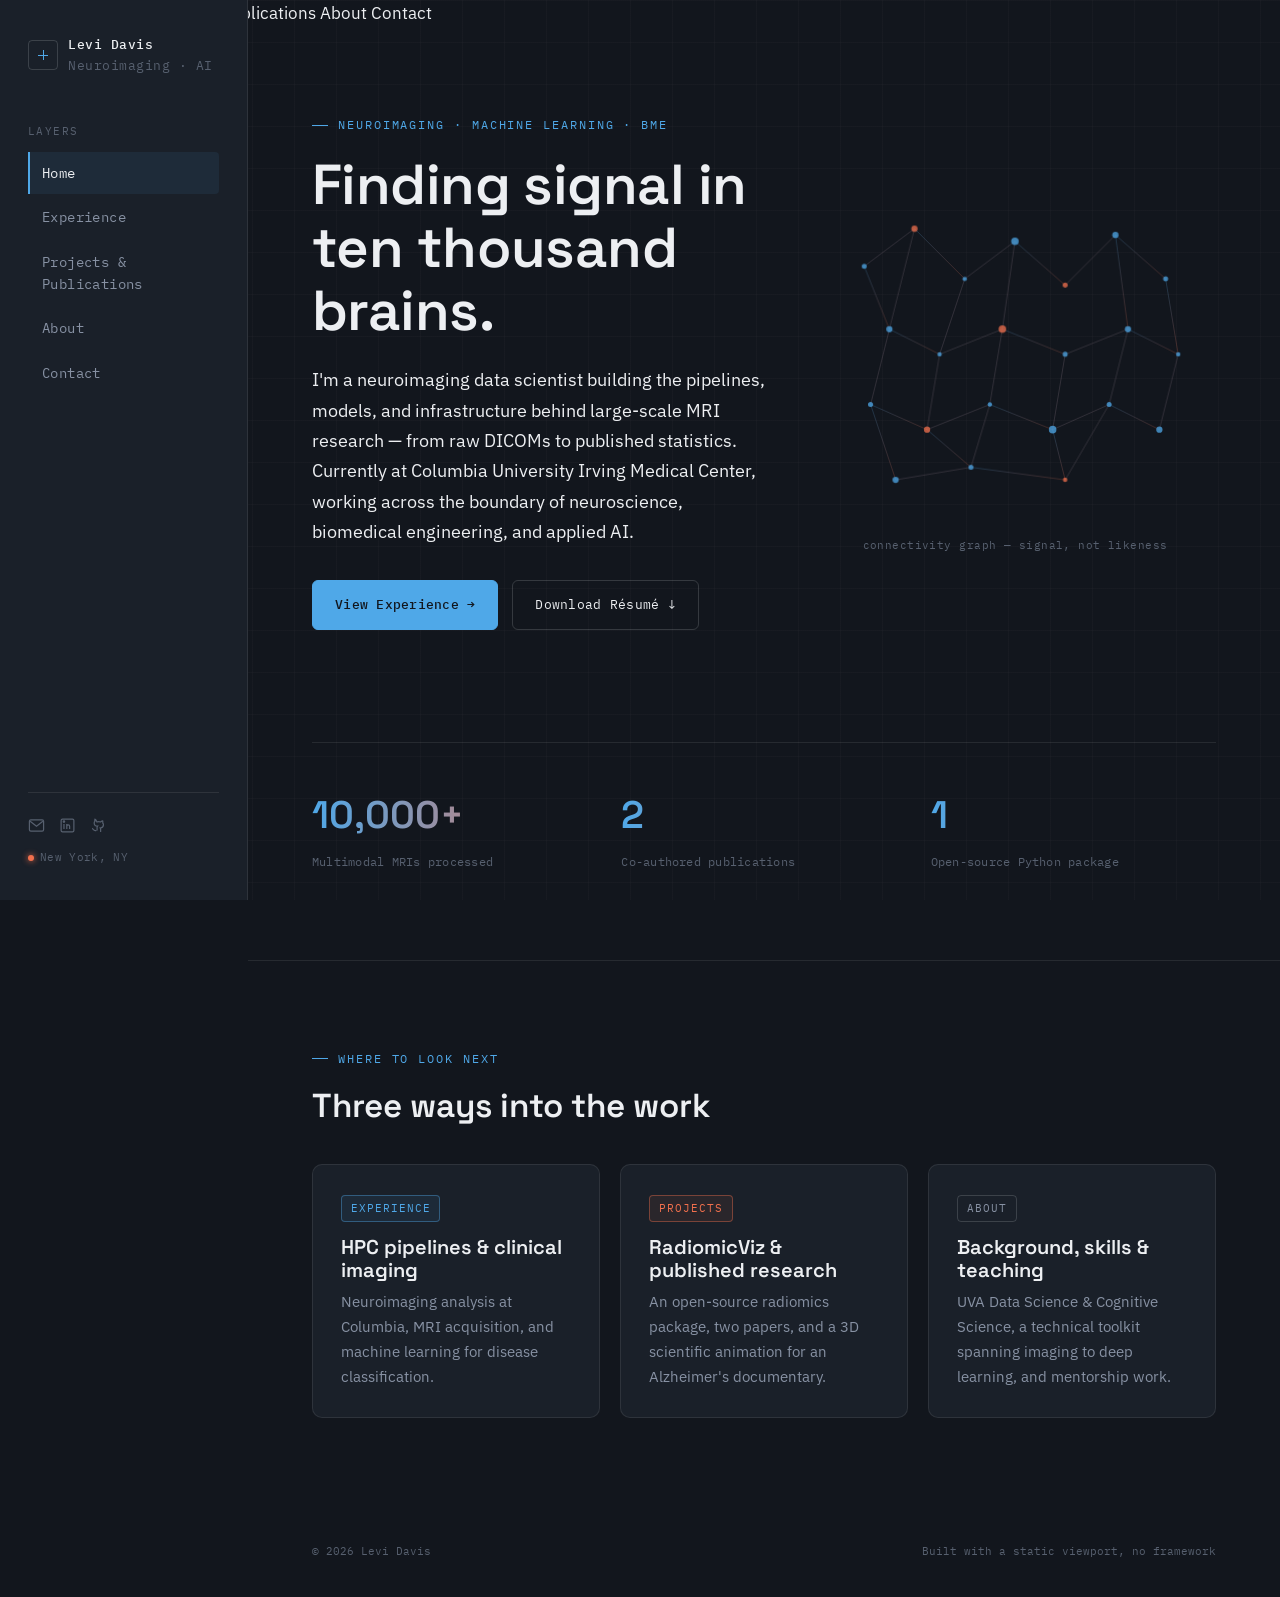
<file: index.html>
<!DOCTYPE html>
<html lang="en">
<head>
<meta charset="UTF-8">
<meta name="viewport" content="width=device-width, initial-scale=1.0">
<title>Levi Davis — Neuroimaging &amp; AI</title>
<meta name="description" content="Levi Davis — neuroimaging data scientist working across BME, neuroscience, and AI. Portfolio of research, pipelines, and published work.">
<link rel="preconnect" href="https://fonts.googleapis.com">
<link rel="preconnect" href="https://fonts.gstatic.com" crossorigin>
<link href="https://fonts.googleapis.com/css2?family=Space+Grotesk:wght@500;600;700&family=IBM+Plex+Sans:wght@400;500;600&family=IBM+Plex+Mono:wght@400;500&display=swap" rel="stylesheet">
<link rel="stylesheet" href="css/style.css">
</head>
<body>

<!-- Mobile top bar -->
<div class="topbar">
  <a href="index.html" class="mark" style="margin:0;">
    <span class="mark__glyph"></span>
    <span class="mark__text"><b>Levi Davis</b></span>
  </a>
  <button class="topbar-toggle" aria-label="Open menu">
    <svg viewBox="0 0 24 24" fill="none" stroke="currentColor" stroke-width="1.8"><line x1="3" y1="6" x2="21" y2="6"/><line x1="3" y1="12" x2="21" y2="12"/><line x1="3" y1="18" x2="21" y2="18"/></svg>
  </button>
</div>
<nav class="mobile-nav">
  <a href="index.html" class="is-active">Home</a>
  <a href="experience.html">Experience</a>
  <a href="projects.html">Projects &amp; Publications</a>
  <a href="about.html">About</a>
  <a href="contact.html">Contact</a>
</nav>

<!-- Sidebar -->
<aside class="sidebar">
  <a href="index.html" class="mark">
    <span class="mark__glyph"></span>
    <span class="mark__text"><b>Levi Davis</b><br><span>Neuroimaging · AI</span></span>
  </a>

  <div class="nav-panel-label">Layers</div>
  <nav class="sidebar-nav">
    <a href="index.html" class="is-active">Home</a>
    <a href="experience.html">Experience</a>
    <a href="projects.html">Projects &amp; Publications</a>
    <a href="about.html">About</a>
    <a href="contact.html">Contact</a>
  </nav>

  <div class="sidebar-foot">
    <div class="sidebar-socials">
      <a href="mailto:levijbdavis@gmail.com" aria-label="Email">
        <svg viewBox="0 0 24 24" fill="none" stroke="currentColor" stroke-width="1.7"><rect x="2" y="4" width="20" height="16" rx="2"/><path d="m3 6 9 7 9-7"/></svg>
      </a>
      <a href="https://linkedin.com/in/levijbdavis" target="_blank" rel="noopener" aria-label="LinkedIn">
        <svg viewBox="0 0 24 24" fill="none" stroke="currentColor" stroke-width="1.7"><rect x="3" y="3" width="18" height="18" rx="2"/><line x1="7" y1="10" x2="7" y2="17"/><circle cx="7" cy="6.5" r="1"/><path d="M11 17v-4a2 2 0 0 1 4 0v4M11 10v7"/></svg>
      </a>
      <a href="https://github.com/levijb" target="_blank" rel="noopener" aria-label="GitHub">
        <svg viewBox="0 0 24 24" fill="none" stroke="currentColor" stroke-width="1.7"><path d="M9 19c-4.3 1.4-4.3-2.5-6-3m12 5v-3.5c0-1 .1-1.4-.5-2 2-.2 4.5-1 4.5-4.5 0-1-.5-2-1-2.5.1-.5.5-1.5-.1-3 0 0-1 0-3 1.5-1.6-.5-3.4-.5-5 0C8 3 7 3 7 3c-.6 1.5-.2 2.5-.1 3-.5.5-1 1.5-1 2.5C6 12 8.5 13 10.5 13c-.3.3-.5.7-.5 1.5V19"/></svg>
      </a>
    </div>
    <div class="sidebar-loc"><span class="dot"></span>New York, NY</div>
  </div>
</aside>

<main class="main">

  <!-- HERO -->
  <section class="section" style="padding-bottom:0; border-bottom:none;">
    <div class="section-inner hero">
      <div class="hero-content reveal">
        <div class="eyebrow">Neuroimaging · Machine Learning · BME</div>
        <h1>Finding signal in ten thousand brains.</h1>
        <p class="lede" style="margin-top:22px;">
          I'm a neuroimaging data scientist building the pipelines, models, and infrastructure
          behind large-scale MRI research — from raw DICOMs to published statistics. Currently at
          Columbia University Irving Medical Center, working across the boundary of neuroscience,
          biomedical engineering, and applied AI.
        </p>
        <div class="btn-row">
          <a href="experience.html" class="btn btn--primary">View Experience →</a>
          <a href="resume/Levi_Davis_Resume.pdf" class="btn btn--ghost" target="_blank">Download Résumé ↓</a>
        </div>
      </div>

      <div class="hero-visual">
        <svg class="hero-svg" viewBox="0 0 640 520" xmlns="http://www.w3.org/2000/svg" role="img" aria-label="Abstract network graphic representing brain connectivity and neural networks">
          <defs>
            <linearGradient id="edgeGrad" x1="0" y1="0" x2="1" y2="1">
              <stop offset="0%" stop-color="#4fa8e8"/>
              <stop offset="100%" stop-color="#f2704d"/>
            </linearGradient>
          </defs>
          <g>
            <line class="edge" x1="80" y1="120" x2="160" y2="60" style="animation-delay:.05s"/>
            <line class="edge" x1="160" y1="60" x2="240" y2="140" style="animation-delay:.1s"/>
            <line class="edge" x1="240" y1="140" x2="320" y2="80" style="animation-delay:.15s"/>
            <line class="edge" x1="320" y1="80" x2="400" y2="150" style="animation-delay:.2s"/>
            <line class="edge" x1="400" y1="150" x2="480" y2="70" style="animation-delay:.25s"/>
            <line class="edge" x1="480" y1="70" x2="560" y2="140" style="animation-delay:.3s"/>
            <line class="edge" x1="80" y1="120" x2="120" y2="220" style="animation-delay:.1s"/>
            <line class="edge" x1="160" y1="60" x2="120" y2="220" style="animation-delay:.15s"/>
            <line class="edge" x1="240" y1="140" x2="200" y2="260" style="animation-delay:.2s"/>
            <line class="edge" x1="320" y1="80" x2="300" y2="220" style="animation-delay:.25s"/>
            <line class="edge" x1="400" y1="150" x2="400" y2="260" style="animation-delay:.3s"/>
            <line class="edge" x1="480" y1="70" x2="500" y2="220" style="animation-delay:.35s"/>
            <line class="edge" x1="560" y1="140" x2="580" y2="260" style="animation-delay:.4s"/>
            <line class="edge" x1="120" y1="220" x2="200" y2="260" style="animation-delay:.2s"/>
            <line class="edge" x1="200" y1="260" x2="300" y2="220" style="animation-delay:.25s"/>
            <line class="edge" x1="300" y1="220" x2="400" y2="260" style="animation-delay:.3s"/>
            <line class="edge" x1="400" y1="260" x2="500" y2="220" style="animation-delay:.35s"/>
            <line class="edge" x1="500" y1="220" x2="580" y2="260" style="animation-delay:.4s"/>
            <line class="edge" x1="120" y1="220" x2="90" y2="340" style="animation-delay:.3s"/>
            <line class="edge" x1="200" y1="260" x2="180" y2="380" style="animation-delay:.35s"/>
            <line class="edge" x1="300" y1="220" x2="280" y2="340" style="animation-delay:.4s"/>
            <line class="edge" x1="400" y1="260" x2="380" y2="380" style="animation-delay:.45s"/>
            <line class="edge" x1="500" y1="220" x2="470" y2="340" style="animation-delay:.5s"/>
            <line class="edge" x1="580" y1="260" x2="550" y2="380" style="animation-delay:.55s"/>
            <line class="edge" x1="90" y1="340" x2="180" y2="380" style="animation-delay:.4s"/>
            <line class="edge" x1="180" y1="380" x2="280" y2="340" style="animation-delay:.45s"/>
            <line class="edge" x1="280" y1="340" x2="380" y2="380" style="animation-delay:.5s"/>
            <line class="edge" x1="380" y1="380" x2="470" y2="340" style="animation-delay:.55s"/>
            <line class="edge" x1="470" y1="340" x2="550" y2="380" style="animation-delay:.6s"/>
            <line class="edge" x1="180" y1="380" x2="250" y2="440" style="animation-delay:.5s"/>
            <line class="edge" x1="280" y1="340" x2="250" y2="440" style="animation-delay:.55s"/>
            <line class="edge" x1="380" y1="380" x2="400" y2="460" style="animation-delay:.6s"/>
            <line class="edge" x1="470" y1="340" x2="400" y2="460" style="animation-delay:.65s"/>
            <line class="edge" x1="90" y1="340" x2="130" y2="460" style="animation-delay:.55s"/>
            <line class="edge" x1="250" y1="440" x2="130" y2="460" style="animation-delay:.65s"/>
            <line class="edge" x1="250" y1="440" x2="400" y2="460" style="animation-delay:.7s"/>

            <circle class="node" cx="80" cy="120" r="4" style="animation-delay:0s"/>
            <circle class="node node--hot" cx="160" cy="60" r="5" style="animation-delay:.3s"/>
            <circle class="node" cx="240" cy="140" r="3.5" style="animation-delay:.6s"/>
            <circle class="node" cx="320" cy="80" r="6" style="animation-delay:.9s"/>
            <circle class="node node--hot" cx="400" cy="150" r="4" style="animation-delay:1.2s"/>
            <circle class="node" cx="480" cy="70" r="5" style="animation-delay:.2s"/>
            <circle class="node" cx="560" cy="140" r="4" style="animation-delay:.5s"/>
            <circle class="node" cx="120" cy="220" r="5" style="animation-delay:.8s"/>
            <circle class="node" cx="200" cy="260" r="3.5" style="animation-delay:1.1s"/>
            <circle class="node node--hot" cx="300" cy="220" r="6" style="animation-delay:.1s"/>
            <circle class="node" cx="400" cy="260" r="4" style="animation-delay:.4s"/>
            <circle class="node" cx="500" cy="220" r="5" style="animation-delay:.7s"/>
            <circle class="node" cx="580" cy="260" r="3.5" style="animation-delay:1s"/>
            <circle class="node" cx="90" cy="340" r="4" style="animation-delay:.3s"/>
            <circle class="node node--hot" cx="180" cy="380" r="5" style="animation-delay:.6s"/>
            <circle class="node" cx="280" cy="340" r="3.5" style="animation-delay:.9s"/>
            <circle class="node" cx="380" cy="380" r="6" style="animation-delay:1.2s"/>
            <circle class="node" cx="470" cy="340" r="4" style="animation-delay:.15s"/>
            <circle class="node" cx="550" cy="380" r="5" style="animation-delay:.45s"/>
            <circle class="node" cx="250" cy="440" r="4" style="animation-delay:.75s"/>
            <circle class="node node--hot" cx="400" cy="460" r="3.5" style="animation-delay:1.05s"/>
            <circle class="node" cx="130" cy="460" r="5" style="animation-delay:1.35s"/>
          </g>
        </svg>
        <div class="hero-caption">connectivity graph — signal, not likeness</div>
      </div>
    </div>
  </section>

  <!-- STATS -->
  <section class="section reveal" style="padding-top:56px;">
    <div class="section-inner">
      <div class="stats">
        <div class="stat">
          <div class="stat__num">10,000+</div>
          <div class="stat__label">Multimodal MRIs processed</div>
        </div>
        <div class="stat">
          <div class="stat__num">2</div>
          <div class="stat__label">Co-authored publications</div>
        </div>
        <div class="stat">
          <div class="stat__num">1</div>
          <div class="stat__label">Open-source Python package</div>
        </div>
      </div>
    </div>
  </section>

  <!-- TEASERS -->
  <section class="section reveal">
    <div class="section-inner">
      <div class="eyebrow">Where to look next</div>
      <h2>Three ways into the work</h2>
      <div class="card-grid">
        <div class="card">
          <span class="badge badge--cold">Experience</span>
          <h3 style="margin-top:14px;"><a href="experience.html">HPC pipelines &amp; clinical imaging</a></h3>
          <p style="margin-top:8px; font-size:0.95rem;">Neuroimaging analysis at Columbia, MRI acquisition, and machine learning for disease classification.</p>
        </div>
        <div class="card">
          <span class="badge badge--hot">Projects</span>
          <h3 style="margin-top:14px;"><a href="projects.html">RadiomicViz &amp; published research</a></h3>
          <p style="margin-top:8px; font-size:0.95rem;">An open-source radiomics package, two papers, and a 3D scientific animation for an Alzheimer's documentary.</p>
        </div>
        <div class="card">
          <span class="badge">About</span>
          <h3 style="margin-top:14px;"><a href="about.html">Background, skills &amp; teaching</a></h3>
          <p style="margin-top:8px; font-size:0.95rem;">UVA Data Science &amp; Cognitive Science, a technical toolkit spanning imaging to deep learning, and mentorship work.</p>
        </div>
      </div>
    </div>
  </section>

  <div class="page-foot">
    <span>© 2026 Levi Davis</span>
    <span>Built with a static viewport, no framework</span>
  </div>
</main>

<script src="js/main.js"></script>
</body>
</html>
</file>
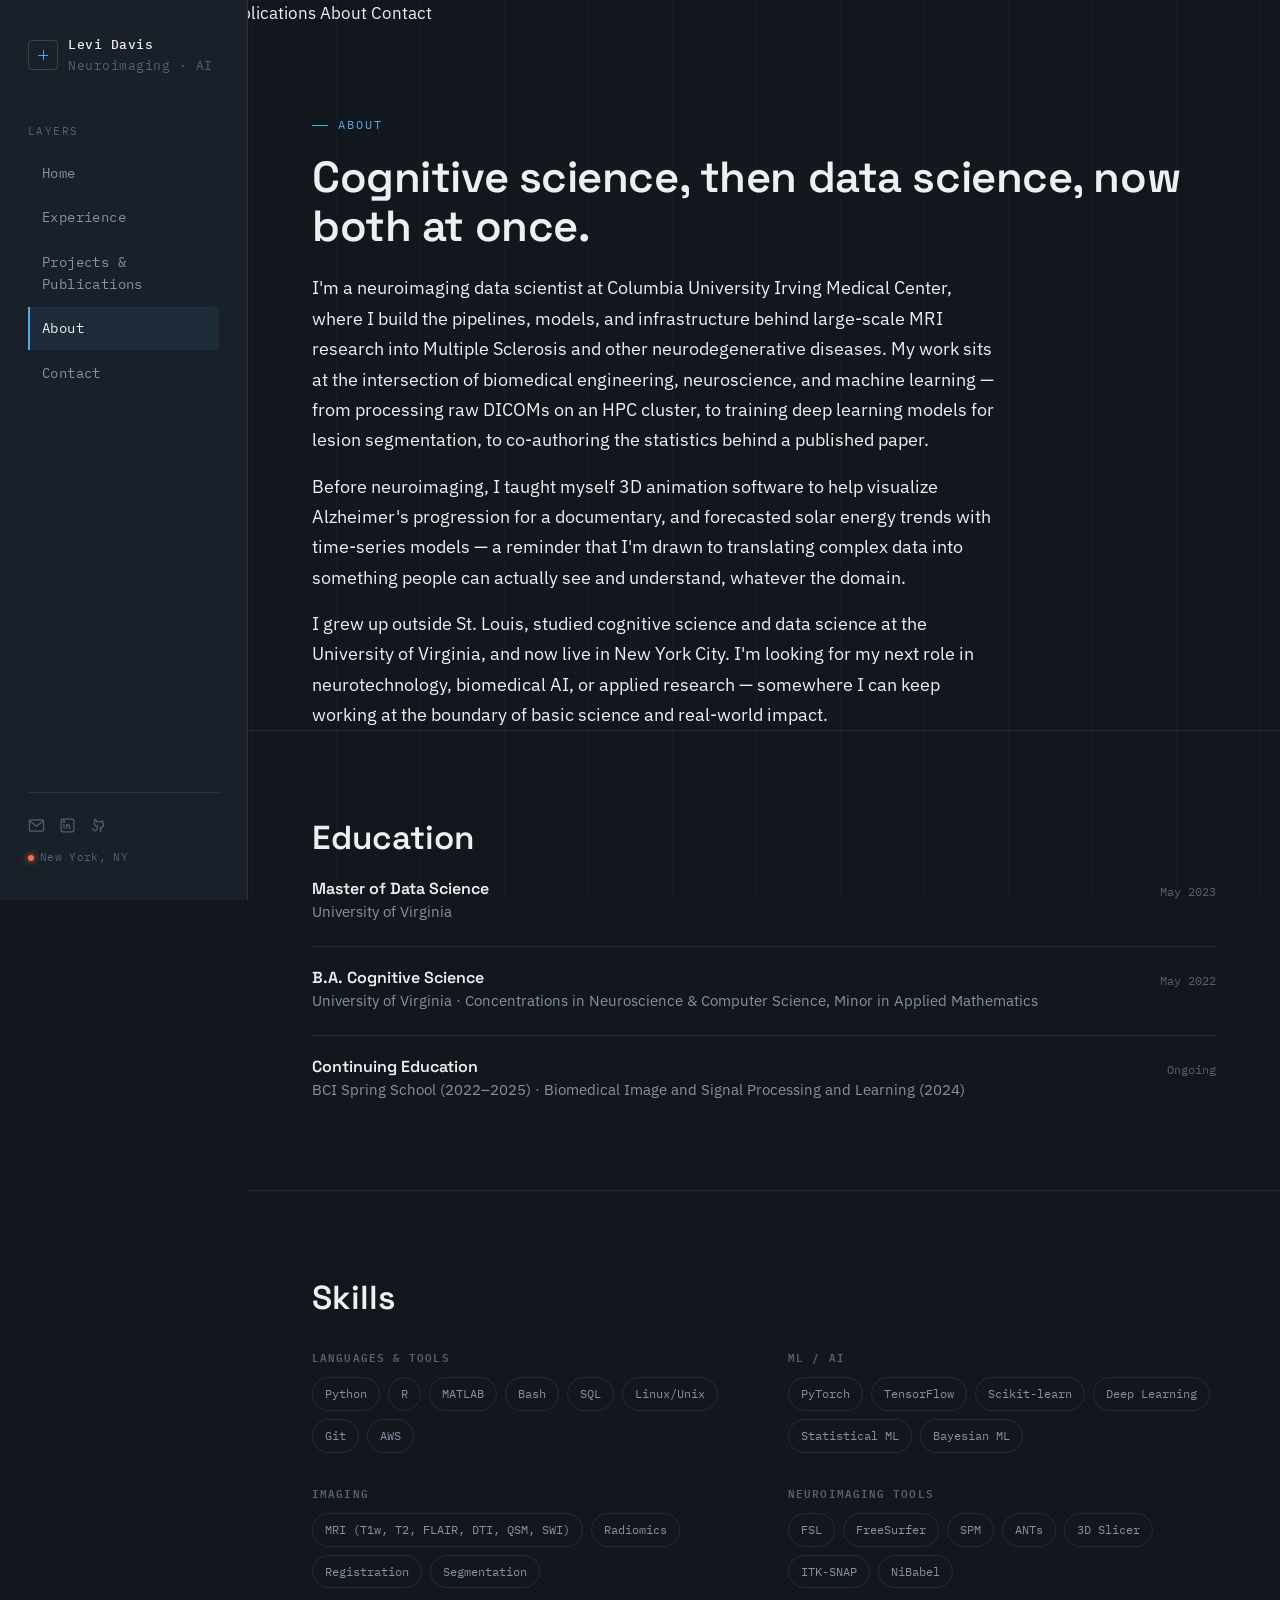
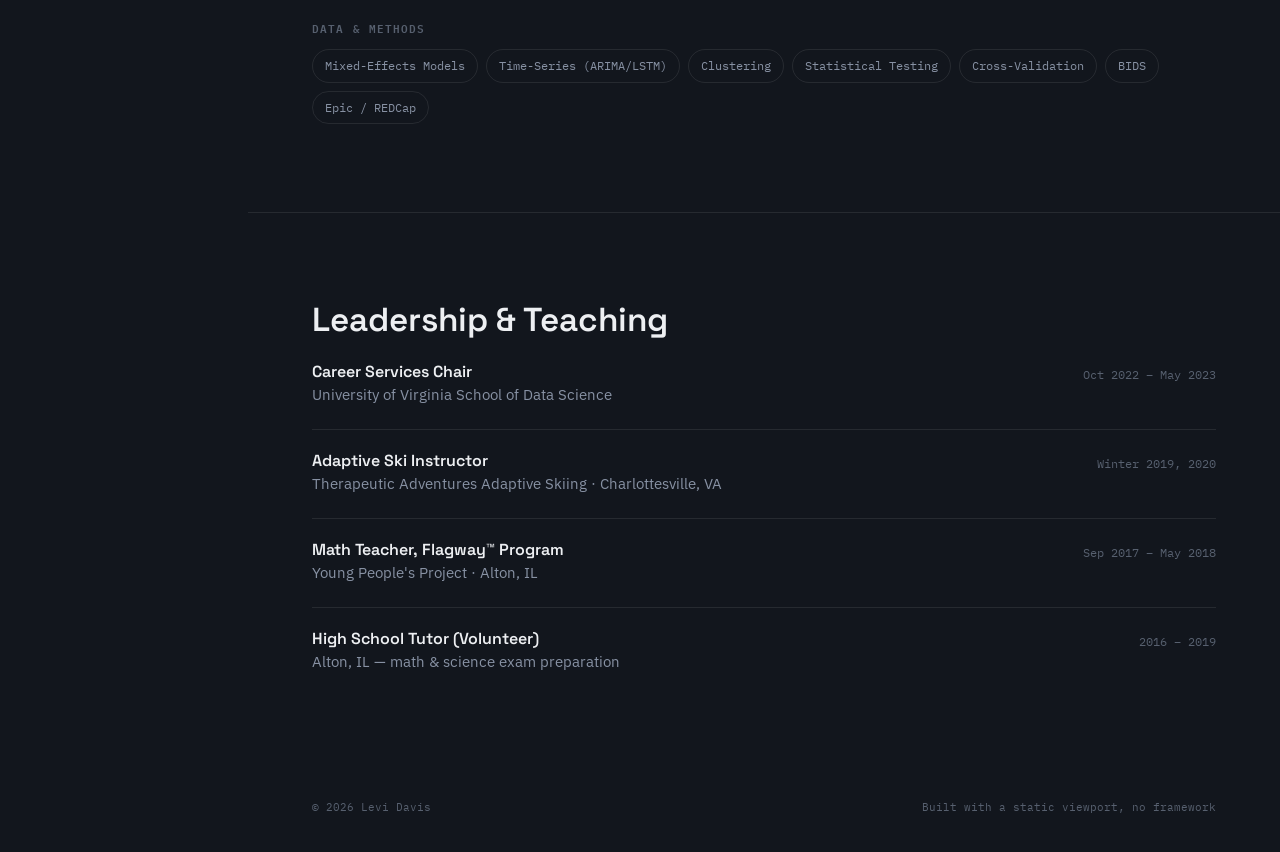
<file: about.html>
<!DOCTYPE html>
<html lang="en">
<head>
<meta charset="UTF-8">
<meta name="viewport" content="width=device-width, initial-scale=1.0">
<title>About — Levi Davis</title>
<meta name="description" content="About Levi Davis: education at the University of Virginia, technical skills across neuroimaging and machine learning, and leadership and teaching experience.">
<link rel="preconnect" href="https://fonts.googleapis.com">
<link rel="preconnect" href="https://fonts.gstatic.com" crossorigin>
<link href="https://fonts.googleapis.com/css2?family=Space+Grotesk:wght@500;600;700&family=IBM+Plex+Sans:wght@400;500;600&family=IBM+Plex+Mono:wght@400;500&display=swap" rel="stylesheet">
<link rel="stylesheet" href="css/style.css">
</head>
<body>

<div class="topbar">
  <a href="index.html" class="mark" style="margin:0;">
    <span class="mark__glyph"></span>
    <span class="mark__text"><b>Levi Davis</b></span>
  </a>
  <button class="topbar-toggle" aria-label="Open menu">
    <svg viewBox="0 0 24 24" fill="none" stroke="currentColor" stroke-width="1.8"><line x1="3" y1="6" x2="21" y2="6"/><line x1="3" y1="12" x2="21" y2="12"/><line x1="3" y1="18" x2="21" y2="18"/></svg>
  </button>
</div>
<nav class="mobile-nav">
  <a href="index.html">Home</a>
  <a href="experience.html">Experience</a>
  <a href="projects.html">Projects &amp; Publications</a>
  <a href="about.html" class="is-active">About</a>
  <a href="contact.html">Contact</a>
</nav>

<aside class="sidebar">
  <a href="index.html" class="mark">
    <span class="mark__glyph"></span>
    <span class="mark__text"><b>Levi Davis</b><br><span>Neuroimaging · AI</span></span>
  </a>
  <div class="nav-panel-label">Layers</div>
  <nav class="sidebar-nav">
    <a href="index.html">Home</a>
    <a href="experience.html">Experience</a>
    <a href="projects.html">Projects &amp; Publications</a>
    <a href="about.html" class="is-active">About</a>
    <a href="contact.html">Contact</a>
  </nav>
  <div class="sidebar-foot">
    <div class="sidebar-socials">
      <a href="mailto:levijbdavis@gmail.com" aria-label="Email"><svg viewBox="0 0 24 24" fill="none" stroke="currentColor" stroke-width="1.7"><rect x="2" y="4" width="20" height="16" rx="2"/><path d="m3 6 9 7 9-7"/></svg></a>
      <a href="https://linkedin.com/in/levijbdavis" target="_blank" rel="noopener" aria-label="LinkedIn"><svg viewBox="0 0 24 24" fill="none" stroke="currentColor" stroke-width="1.7"><rect x="3" y="3" width="18" height="18" rx="2"/><line x1="7" y1="10" x2="7" y2="17"/><circle cx="7" cy="6.5" r="1"/><path d="M11 17v-4a2 2 0 0 1 4 0v4M11 10v7"/></svg></a>
      <a href="https://github.com/levijb" target="_blank" rel="noopener" aria-label="GitHub"><svg viewBox="0 0 24 24" fill="none" stroke="currentColor" stroke-width="1.7"><path d="M9 19c-4.3 1.4-4.3-2.5-6-3m12 5v-3.5c0-1 .1-1.4-.5-2 2-.2 4.5-1 4.5-4.5 0-1-.5-2-1-2.5.1-.5.5-1.5-.1-3 0 0-1 0-3 1.5-1.6-.5-3.4-.5-5 0C8 3 7 3 7 3c-.6 1.5-.2 2.5-.1 3-.5.5-1 1.5-1 2.5C6 12 8.5 13 10.5 13c-.3.3-.5.7-.5 1.5V19"/></svg></a>
    </div>
    <div class="sidebar-loc"><span class="dot"></span>New York, NY</div>
  </div>
</aside>

<main class="main">

  <section class="section reveal" style="padding-bottom:0;">
    <div class="section-inner">
      <div class="eyebrow">About</div>
      <h1 style="font-size:clamp(2rem,3.4vw,2.8rem);">Cognitive science, then data science, now both at once.</h1>
      <p class="lede" style="margin-top:22px;">
        I'm a neuroimaging data scientist at Columbia University Irving Medical Center, where I build the
        pipelines, models, and infrastructure behind large-scale MRI research into Multiple Sclerosis and
        other neurodegenerative diseases. My work sits at the intersection of biomedical engineering,
        neuroscience, and machine learning — from processing raw DICOMs on an HPC cluster, to training
        deep learning models for lesion segmentation, to co-authoring the statistics behind a published paper.
      </p>
      <p class="lede" style="margin-top:16px;">
        Before neuroimaging, I taught myself 3D animation software to help visualize Alzheimer's progression
        for a documentary, and forecasted solar energy trends with time-series models — a reminder that
        I'm drawn to translating complex data into something people can actually see and understand,
        whatever the domain.
      </p>
      <p class="lede" style="margin-top:16px;">
        I grew up outside St. Louis, studied cognitive science and data science at the University of
        Virginia, and now live in New York City. I'm looking for my next role in neurotechnology,
        biomedical AI, or applied research — somewhere I can keep working at the boundary of basic
        science and real-world impact.
      </p>
    </div>
  </section>

  <!-- EDUCATION -->
  <section class="section reveal">
    <div class="section-inner">
      <h2>Education</h2>
      <div class="compact-list">
        <div class="compact-item">
          <div>
            <h4>Master of Data Science</h4>
            <div class="role-org">University of Virginia</div>
          </div>
          <div class="role-date">May 2023</div>
        </div>
        <div class="compact-item">
          <div>
            <h4>B.A. Cognitive Science</h4>
            <div class="role-org">University of Virginia · Concentrations in Neuroscience &amp; Computer Science, Minor in Applied Mathematics</div>
          </div>
          <div class="role-date">May 2022</div>
        </div>
        <div class="compact-item">
          <div>
            <h4>Continuing Education</h4>
            <div class="role-org">BCI Spring School (2022–2025) · Biomedical Image and Signal Processing and Learning (2024)</div>
          </div>
          <div class="role-date">Ongoing</div>
        </div>
      </div>
    </div>
  </section>

  <!-- SKILLS -->
  <section class="section reveal">
    <div class="section-inner">
      <h2>Skills</h2>
      <div class="skills-grid">
        <div class="skills-group">
          <h4>Languages &amp; Tools</h4>
          <div class="pill-row">
            <span class="pill">Python</span><span class="pill">R</span><span class="pill">MATLAB</span>
            <span class="pill">Bash</span><span class="pill">SQL</span><span class="pill">Linux/Unix</span>
            <span class="pill">Git</span><span class="pill">AWS</span>
          </div>
        </div>
        <div class="skills-group">
          <h4>ML / AI</h4>
          <div class="pill-row">
            <span class="pill">PyTorch</span><span class="pill">TensorFlow</span><span class="pill">Scikit-learn</span>
            <span class="pill">Deep Learning</span><span class="pill">Statistical ML</span><span class="pill">Bayesian ML</span>
          </div>
        </div>
        <div class="skills-group">
          <h4>Imaging</h4>
          <div class="pill-row">
            <span class="pill">MRI (T1w, T2, FLAIR, DTI, QSM, SWI)</span><span class="pill">Radiomics</span>
            <span class="pill">Registration</span><span class="pill">Segmentation</span>
          </div>
        </div>
        <div class="skills-group">
          <h4>Neuroimaging Tools</h4>
          <div class="pill-row">
            <span class="pill">FSL</span><span class="pill">FreeSurfer</span><span class="pill">SPM</span>
            <span class="pill">ANTs</span><span class="pill">3D Slicer</span><span class="pill">ITK-SNAP</span><span class="pill">NiBabel</span>
          </div>
        </div>
        <div class="skills-group" style="grid-column: 1 / -1;">
          <h4>Data &amp; Methods</h4>
          <div class="pill-row">
            <span class="pill">Mixed-Effects Models</span><span class="pill">Time-Series (ARIMA/LSTM)</span>
            <span class="pill">Clustering</span><span class="pill">Statistical Testing</span><span class="pill">Cross-Validation</span>
            <span class="pill">BIDS</span><span class="pill">Epic / REDCap</span>
          </div>
        </div>
      </div>
    </div>
  </section>

  <!-- LEADERSHIP -->
  <section class="section reveal">
    <div class="section-inner">
      <h2>Leadership &amp; Teaching</h2>
      <div class="compact-list">
        <div class="compact-item">
          <div>
            <h4>Career Services Chair</h4>
            <div class="role-org">University of Virginia School of Data Science</div>
          </div>
          <div class="role-date">Oct 2022 – May 2023</div>
        </div>
        <div class="compact-item">
          <div>
            <h4>Adaptive Ski Instructor</h4>
            <div class="role-org">Therapeutic Adventures Adaptive Skiing · Charlottesville, VA</div>
          </div>
          <div class="role-date">Winter 2019, 2020</div>
        </div>
        <div class="compact-item">
          <div>
            <h4>Math Teacher, Flagway™ Program</h4>
            <div class="role-org">Young People's Project · Alton, IL</div>
          </div>
          <div class="role-date">Sep 2017 – May 2018</div>
        </div>
        <div class="compact-item">
          <div>
            <h4>High School Tutor (Volunteer)</h4>
            <div class="role-org">Alton, IL — math &amp; science exam preparation</div>
          </div>
          <div class="role-date">2016 – 2019</div>
        </div>
      </div>
    </div>
  </section>

  <div class="page-foot">
    <span>© 2026 Levi Davis</span>
    <span>Built with a static viewport, no framework</span>
  </div>
</main>

<script src="js/main.js"></script>
</body>
</html>
</file>
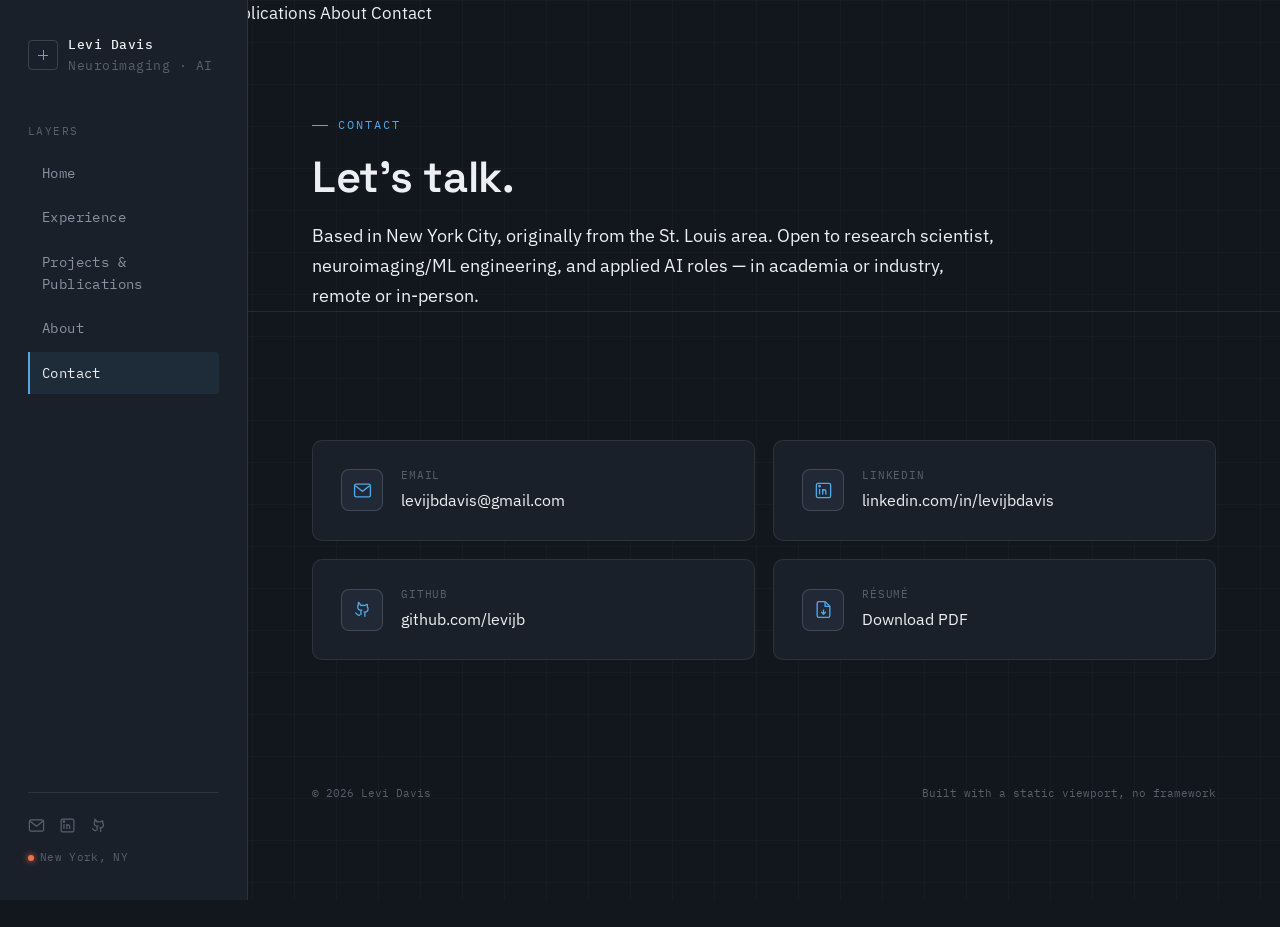
<file: contact.html>
<!DOCTYPE html>
<html lang="en">
<head>
<meta charset="UTF-8">
<meta name="viewport" content="width=device-width, initial-scale=1.0">
<title>Contact — Levi Davis</title>
<meta name="description" content="Get in touch with Levi Davis — neuroimaging data scientist based in New York City, open to roles in neurotechnology, biomedical AI, and applied research.">
<link rel="preconnect" href="https://fonts.googleapis.com">
<link rel="preconnect" href="https://fonts.gstatic.com" crossorigin>
<link href="https://fonts.googleapis.com/css2?family=Space+Grotesk:wght@500;600;700&family=IBM+Plex+Sans:wght@400;500;600&family=IBM+Plex+Mono:wght@400;500&display=swap" rel="stylesheet">
<link rel="stylesheet" href="css/style.css">
</head>
<body>

<div class="topbar">
  <a href="index.html" class="mark" style="margin:0;">
    <span class="mark__glyph"></span>
    <span class="mark__text"><b>Levi Davis</b></span>
  </a>
  <button class="topbar-toggle" aria-label="Open menu">
    <svg viewBox="0 0 24 24" fill="none" stroke="currentColor" stroke-width="1.8"><line x1="3" y1="6" x2="21" y2="6"/><line x1="3" y1="12" x2="21" y2="12"/><line x1="3" y1="18" x2="21" y2="18"/></svg>
  </button>
</div>
<nav class="mobile-nav">
  <a href="index.html">Home</a>
  <a href="experience.html">Experience</a>
  <a href="projects.html">Projects &amp; Publications</a>
  <a href="about.html">About</a>
  <a href="contact.html" class="is-active">Contact</a>
</nav>

<aside class="sidebar">
  <a href="index.html" class="mark">
    <span class="mark__glyph"></span>
    <span class="mark__text"><b>Levi Davis</b><br><span>Neuroimaging · AI</span></span>
  </a>
  <div class="nav-panel-label">Layers</div>
  <nav class="sidebar-nav">
    <a href="index.html">Home</a>
    <a href="experience.html">Experience</a>
    <a href="projects.html">Projects &amp; Publications</a>
    <a href="about.html">About</a>
    <a href="contact.html" class="is-active">Contact</a>
  </nav>
  <div class="sidebar-foot">
    <div class="sidebar-socials">
      <a href="mailto:levijbdavis@gmail.com" aria-label="Email"><svg viewBox="0 0 24 24" fill="none" stroke="currentColor" stroke-width="1.7"><rect x="2" y="4" width="20" height="16" rx="2"/><path d="m3 6 9 7 9-7"/></svg></a>
      <a href="https://linkedin.com/in/levijbdavis" target="_blank" rel="noopener" aria-label="LinkedIn"><svg viewBox="0 0 24 24" fill="none" stroke="currentColor" stroke-width="1.7"><rect x="3" y="3" width="18" height="18" rx="2"/><line x1="7" y1="10" x2="7" y2="17"/><circle cx="7" cy="6.5" r="1"/><path d="M11 17v-4a2 2 0 0 1 4 0v4M11 10v7"/></svg></a>
      <a href="https://github.com/levijb" target="_blank" rel="noopener" aria-label="GitHub"><svg viewBox="0 0 24 24" fill="none" stroke="currentColor" stroke-width="1.7"><path d="M9 19c-4.3 1.4-4.3-2.5-6-3m12 5v-3.5c0-1 .1-1.4-.5-2 2-.2 4.5-1 4.5-4.5 0-1-.5-2-1-2.5.1-.5.5-1.5-.1-3 0 0-1 0-3 1.5-1.6-.5-3.4-.5-5 0C8 3 7 3 7 3c-.6 1.5-.2 2.5-.1 3-.5.5-1 1.5-1 2.5C6 12 8.5 13 10.5 13c-.3.3-.5.7-.5 1.5V19"/></svg></a>
    </div>
    <div class="sidebar-loc"><span class="dot"></span>New York, NY</div>
  </div>
</aside>

<main class="main">

  <section class="section reveal" style="padding-bottom:0;">
    <div class="section-inner">
      <div class="eyebrow">Contact</div>
      <h1 style="font-size:clamp(2rem,3.4vw,2.8rem);">Let's talk.</h1>
      <p class="lede" style="margin-top:18px;">
        Based in New York City, originally from the St. Louis area. Open to research scientist,
        neuroimaging/ML engineering, and applied AI roles — in academia or industry, remote or in-person.
      </p>
    </div>
  </section>

  <section class="section reveal">
    <div class="section-inner">
      <div class="contact-grid">
        <a class="contact-card" href="mailto:levijbdavis@gmail.com">
          <div class="contact-card__icon"><svg viewBox="0 0 24 24" fill="none" stroke="currentColor" stroke-width="1.7"><rect x="2" y="4" width="20" height="16" rx="2"/><path d="m3 6 9 7 9-7"/></svg></div>
          <div>
            <div class="contact-card__label">Email</div>
            <div class="contact-card__value">levijbdavis@gmail.com</div>
          </div>
        </a>
        <a class="contact-card" href="https://linkedin.com/in/levijbdavis" target="_blank" rel="noopener">
          <div class="contact-card__icon"><svg viewBox="0 0 24 24" fill="none" stroke="currentColor" stroke-width="1.7"><rect x="3" y="3" width="18" height="18" rx="2"/><line x1="7" y1="10" x2="7" y2="17"/><circle cx="7" cy="6.5" r="1"/><path d="M11 17v-4a2 2 0 0 1 4 0v4M11 10v7"/></svg></div>
          <div>
            <div class="contact-card__label">LinkedIn</div>
            <div class="contact-card__value">linkedin.com/in/levijbdavis</div>
          </div>
        </a>
        <a class="contact-card" href="https://github.com/levijb" target="_blank" rel="noopener">
          <div class="contact-card__icon"><svg viewBox="0 0 24 24" fill="none" stroke="currentColor" stroke-width="1.7"><path d="M9 19c-4.3 1.4-4.3-2.5-6-3m12 5v-3.5c0-1 .1-1.4-.5-2 2-.2 4.5-1 4.5-4.5 0-1-.5-2-1-2.5.1-.5.5-1.5-.1-3 0 0-1 0-3 1.5-1.6-.5-3.4-.5-5 0C8 3 7 3 7 3c-.6 1.5-.2 2.5-.1 3-.5.5-1 1.5-1 2.5C6 12 8.5 13 10.5 13c-.3.3-.5.7-.5 1.5V19"/></svg></div>
          <div>
            <div class="contact-card__label">GitHub</div>
            <div class="contact-card__value">github.com/levijb</div>
          </div>
        </a>
        <a class="contact-card" href="resume/Levi_Davis_Resume.pdf" target="_blank">
          <div class="contact-card__icon"><svg viewBox="0 0 24 24" fill="none" stroke="currentColor" stroke-width="1.7"><path d="M14 2H6a2 2 0 0 0-2 2v16a2 2 0 0 0 2 2h12a2 2 0 0 0 2-2V8z"/><path d="M14 2v6h6"/><path d="M12 18v-6M9 15l3 3 3-3"/></svg></div>
          <div>
            <div class="contact-card__label">Résumé</div>
            <div class="contact-card__value">Download PDF</div>
          </div>
        </a>
      </div>
    </div>
  </section>

  <div class="page-foot">
    <span>© 2026 Levi Davis</span>
    <span>Built with a static viewport, no framework</span>
  </div>
</main>

<script src="js/main.js"></script>
</body>
</html>
</file>
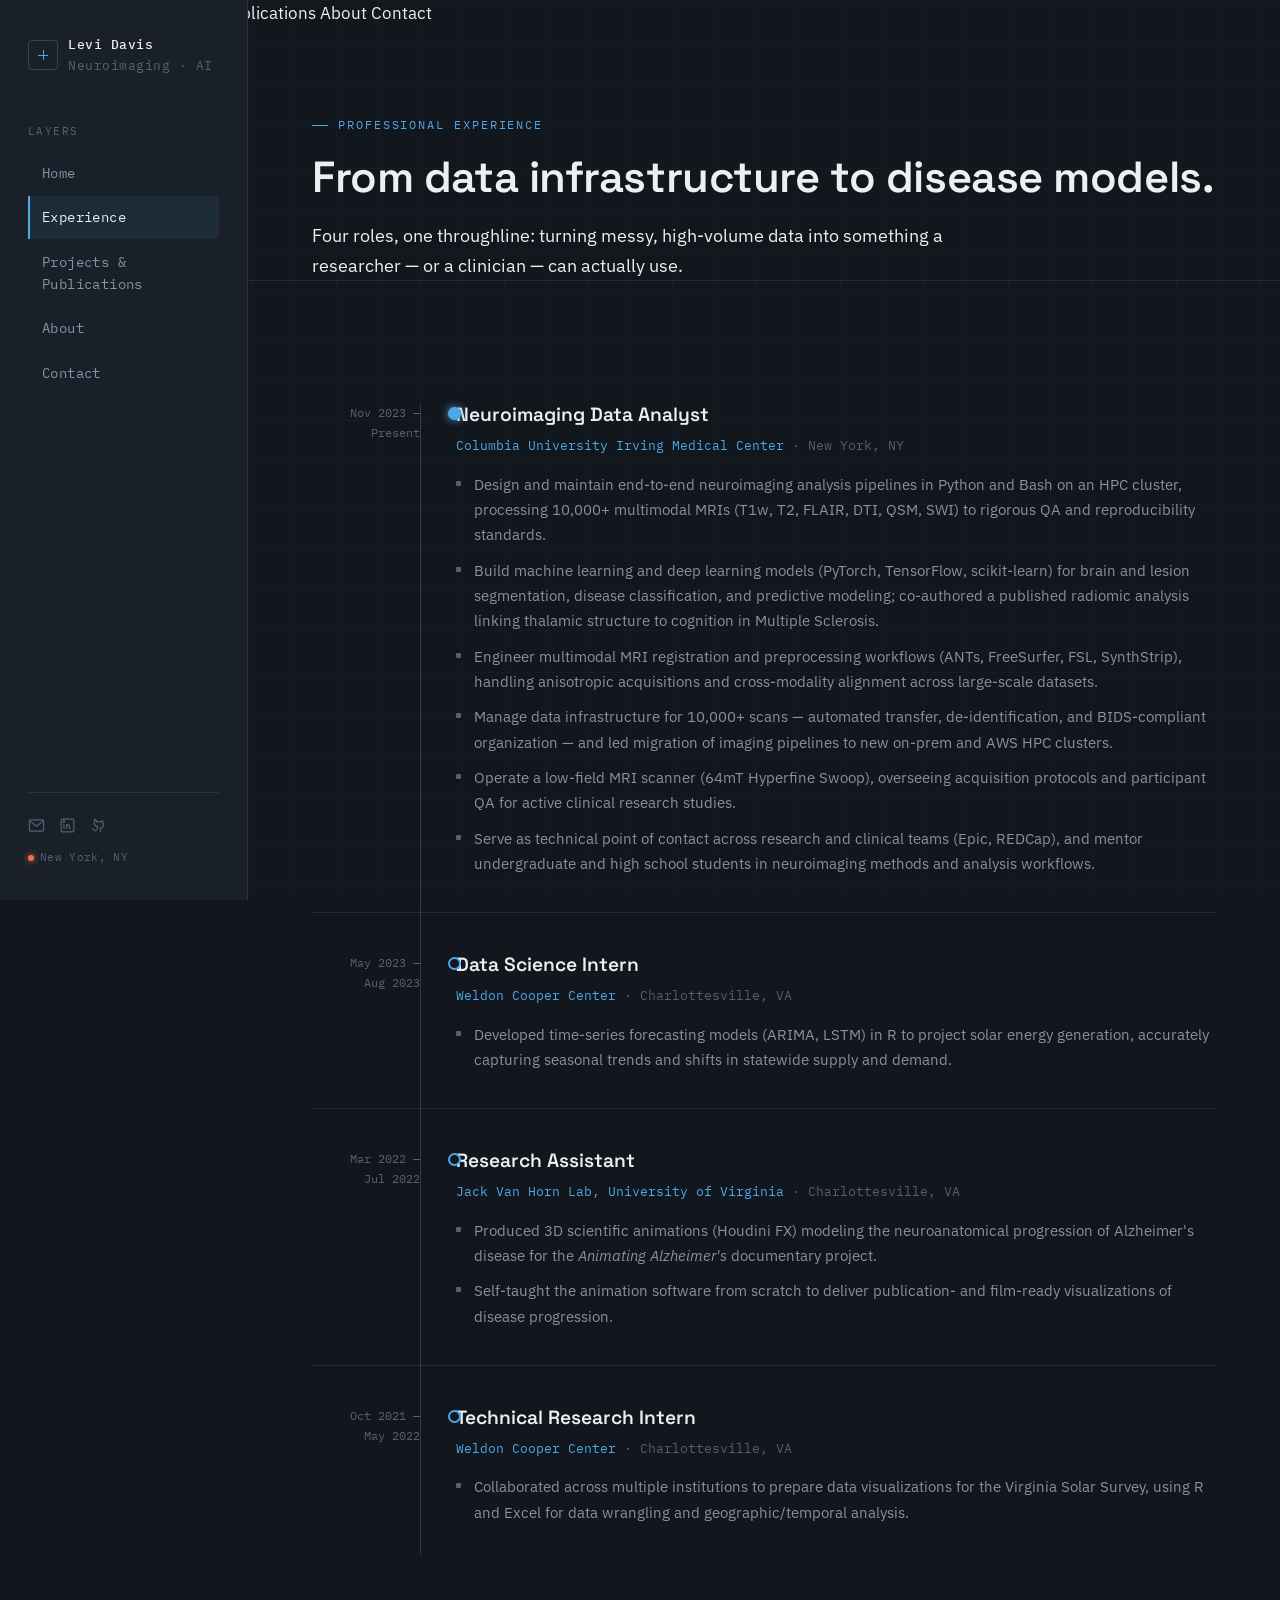
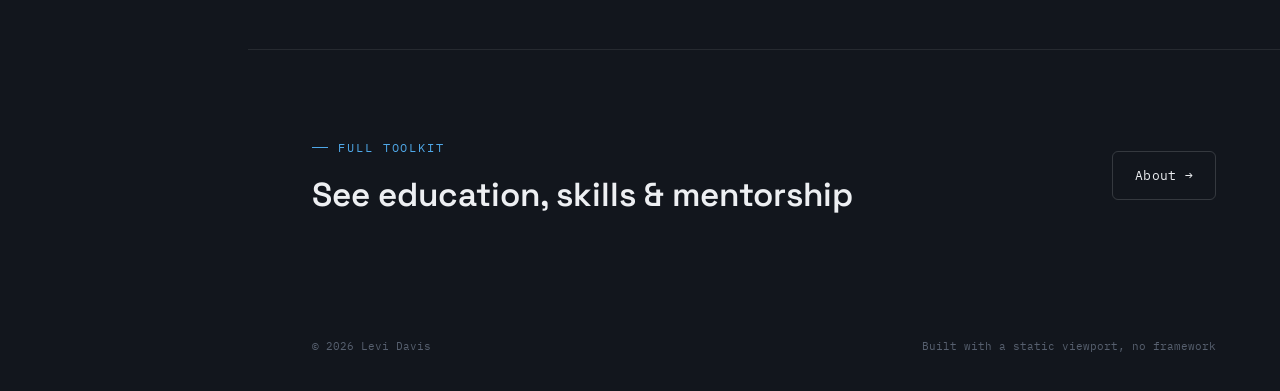
<file: experience.html>
<!DOCTYPE html>
<html lang="en">
<head>
<meta charset="UTF-8">
<meta name="viewport" content="width=device-width, initial-scale=1.0">
<title>Experience — Levi Davis</title>
<meta name="description" content="Professional experience of Levi Davis: neuroimaging data analyst, research assistant, and data science intern roles across Columbia University, UVA, and the Weldon Cooper Center.">
<link rel="preconnect" href="https://fonts.googleapis.com">
<link rel="preconnect" href="https://fonts.gstatic.com" crossorigin>
<link href="https://fonts.googleapis.com/css2?family=Space+Grotesk:wght@500;600;700&family=IBM+Plex+Sans:wght@400;500;600&family=IBM+Plex+Mono:wght@400;500&display=swap" rel="stylesheet">
<link rel="stylesheet" href="css/style.css">
</head>
<body>

<div class="topbar">
  <a href="index.html" class="mark" style="margin:0;">
    <span class="mark__glyph"></span>
    <span class="mark__text"><b>Levi Davis</b></span>
  </a>
  <button class="topbar-toggle" aria-label="Open menu">
    <svg viewBox="0 0 24 24" fill="none" stroke="currentColor" stroke-width="1.8"><line x1="3" y1="6" x2="21" y2="6"/><line x1="3" y1="12" x2="21" y2="12"/><line x1="3" y1="18" x2="21" y2="18"/></svg>
  </button>
</div>
<nav class="mobile-nav">
  <a href="index.html">Home</a>
  <a href="experience.html" class="is-active">Experience</a>
  <a href="projects.html">Projects &amp; Publications</a>
  <a href="about.html">About</a>
  <a href="contact.html">Contact</a>
</nav>

<aside class="sidebar">
  <a href="index.html" class="mark">
    <span class="mark__glyph"></span>
    <span class="mark__text"><b>Levi Davis</b><br><span>Neuroimaging · AI</span></span>
  </a>
  <div class="nav-panel-label">Layers</div>
  <nav class="sidebar-nav">
    <a href="index.html">Home</a>
    <a href="experience.html" class="is-active">Experience</a>
    <a href="projects.html">Projects &amp; Publications</a>
    <a href="about.html">About</a>
    <a href="contact.html">Contact</a>
  </nav>
  <div class="sidebar-foot">
    <div class="sidebar-socials">
      <a href="mailto:levijbdavis@gmail.com" aria-label="Email"><svg viewBox="0 0 24 24" fill="none" stroke="currentColor" stroke-width="1.7"><rect x="2" y="4" width="20" height="16" rx="2"/><path d="m3 6 9 7 9-7"/></svg></a>
      <a href="https://linkedin.com/in/levijbdavis" target="_blank" rel="noopener" aria-label="LinkedIn"><svg viewBox="0 0 24 24" fill="none" stroke="currentColor" stroke-width="1.7"><rect x="3" y="3" width="18" height="18" rx="2"/><line x1="7" y1="10" x2="7" y2="17"/><circle cx="7" cy="6.5" r="1"/><path d="M11 17v-4a2 2 0 0 1 4 0v4M11 10v7"/></svg></a>
      <a href="https://github.com/levijb" target="_blank" rel="noopener" aria-label="GitHub"><svg viewBox="0 0 24 24" fill="none" stroke="currentColor" stroke-width="1.7"><path d="M9 19c-4.3 1.4-4.3-2.5-6-3m12 5v-3.5c0-1 .1-1.4-.5-2 2-.2 4.5-1 4.5-4.5 0-1-.5-2-1-2.5.1-.5.5-1.5-.1-3 0 0-1 0-3 1.5-1.6-.5-3.4-.5-5 0C8 3 7 3 7 3c-.6 1.5-.2 2.5-.1 3-.5.5-1 1.5-1 2.5C6 12 8.5 13 10.5 13c-.3.3-.5.7-.5 1.5V19"/></svg></a>
    </div>
    <div class="sidebar-loc"><span class="dot"></span>New York, NY</div>
  </div>
</aside>

<main class="main">

  <section class="section reveal" style="padding-bottom:0;">
    <div class="section-inner">
      <div class="eyebrow">Professional Experience</div>
      <h1 style="font-size:clamp(2rem,3.4vw,2.8rem);">From data infrastructure to disease models.</h1>
      <p class="lede" style="margin-top:18px;">Four roles, one throughline: turning messy, high-volume data into something a researcher — or a clinician — can actually use.</p>
    </div>
  </section>

  <section class="section reveal">
    <div class="section-inner">
      <div class="timeline">

        <div class="t-entry is-current">
          <div class="t-date mono">Nov 2023 —<br>Present</div>
          <div>
            <div class="t-role">Neuroimaging Data Analyst</div>
            <div class="t-org">Columbia University Irving Medical Center <span>· New York, NY</span></div>
            <ul>
              <li>Design and maintain end-to-end neuroimaging analysis pipelines in Python and Bash on an HPC cluster, processing 10,000+ multimodal MRIs (T1w, T2, FLAIR, DTI, QSM, SWI) to rigorous QA and reproducibility standards.</li>
              <li>Build machine learning and deep learning models (PyTorch, TensorFlow, scikit-learn) for brain and lesion segmentation, disease classification, and predictive modeling; co-authored a published radiomic analysis linking thalamic structure to cognition in Multiple Sclerosis.</li>
              <li>Engineer multimodal MRI registration and preprocessing workflows (ANTs, FreeSurfer, FSL, SynthStrip), handling anisotropic acquisitions and cross-modality alignment across large-scale datasets.</li>
              <li>Manage data infrastructure for 10,000+ scans — automated transfer, de-identification, and BIDS-compliant organization — and led migration of imaging pipelines to new on-prem and AWS HPC clusters.</li>
              <li>Operate a low-field MRI scanner (64mT Hyperfine Swoop), overseeing acquisition protocols and participant QA for active clinical research studies.</li>
              <li>Serve as technical point of contact across research and clinical teams (Epic, REDCap), and mentor undergraduate and high school students in neuroimaging methods and analysis workflows.</li>
            </ul>
          </div>
        </div>

        <div class="t-entry">
          <div class="t-date mono">May 2023 —<br>Aug 2023</div>
          <div>
            <div class="t-role">Data Science Intern</div>
            <div class="t-org">Weldon Cooper Center <span>· Charlottesville, VA</span></div>
            <ul>
              <li>Developed time-series forecasting models (ARIMA, LSTM) in R to project solar energy generation, accurately capturing seasonal trends and shifts in statewide supply and demand.</li>
            </ul>
          </div>
        </div>

        <div class="t-entry">
          <div class="t-date mono">Mar 2022 —<br>Jul 2022</div>
          <div>
            <div class="t-role">Research Assistant</div>
            <div class="t-org">Jack Van Horn Lab, University of Virginia <span>· Charlottesville, VA</span></div>
            <ul>
              <li>Produced 3D scientific animations (Houdini FX) modeling the neuroanatomical progression of Alzheimer's disease for the <em>Animating Alzheimer's</em> documentary project.</li>
              <li>Self-taught the animation software from scratch to deliver publication- and film-ready visualizations of disease progression.</li>
            </ul>
          </div>
        </div>

        <div class="t-entry">
          <div class="t-date mono">Oct 2021 —<br>May 2022</div>
          <div>
            <div class="t-role">Technical Research Intern</div>
            <div class="t-org">Weldon Cooper Center <span>· Charlottesville, VA</span></div>
            <ul>
              <li>Collaborated across multiple institutions to prepare data visualizations for the Virginia Solar Survey, using R and Excel for data wrangling and geographic/temporal analysis.</li>
            </ul>
          </div>
        </div>

      </div>
    </div>
  </section>

  <section class="section reveal">
    <div class="section-inner" style="display:flex; justify-content:space-between; align-items:center; flex-wrap:wrap; gap:20px;">
      <div>
        <div class="eyebrow">Full toolkit</div>
        <h2 style="margin-bottom:0;">See education, skills &amp; mentorship</h2>
      </div>
      <a href="about.html" class="btn btn--ghost">About →</a>
    </div>
  </section>

  <div class="page-foot">
    <span>© 2026 Levi Davis</span>
    <span>Built with a static viewport, no framework</span>
  </div>
</main>

<script src="js/main.js"></script>
</body>
</html>
</file>
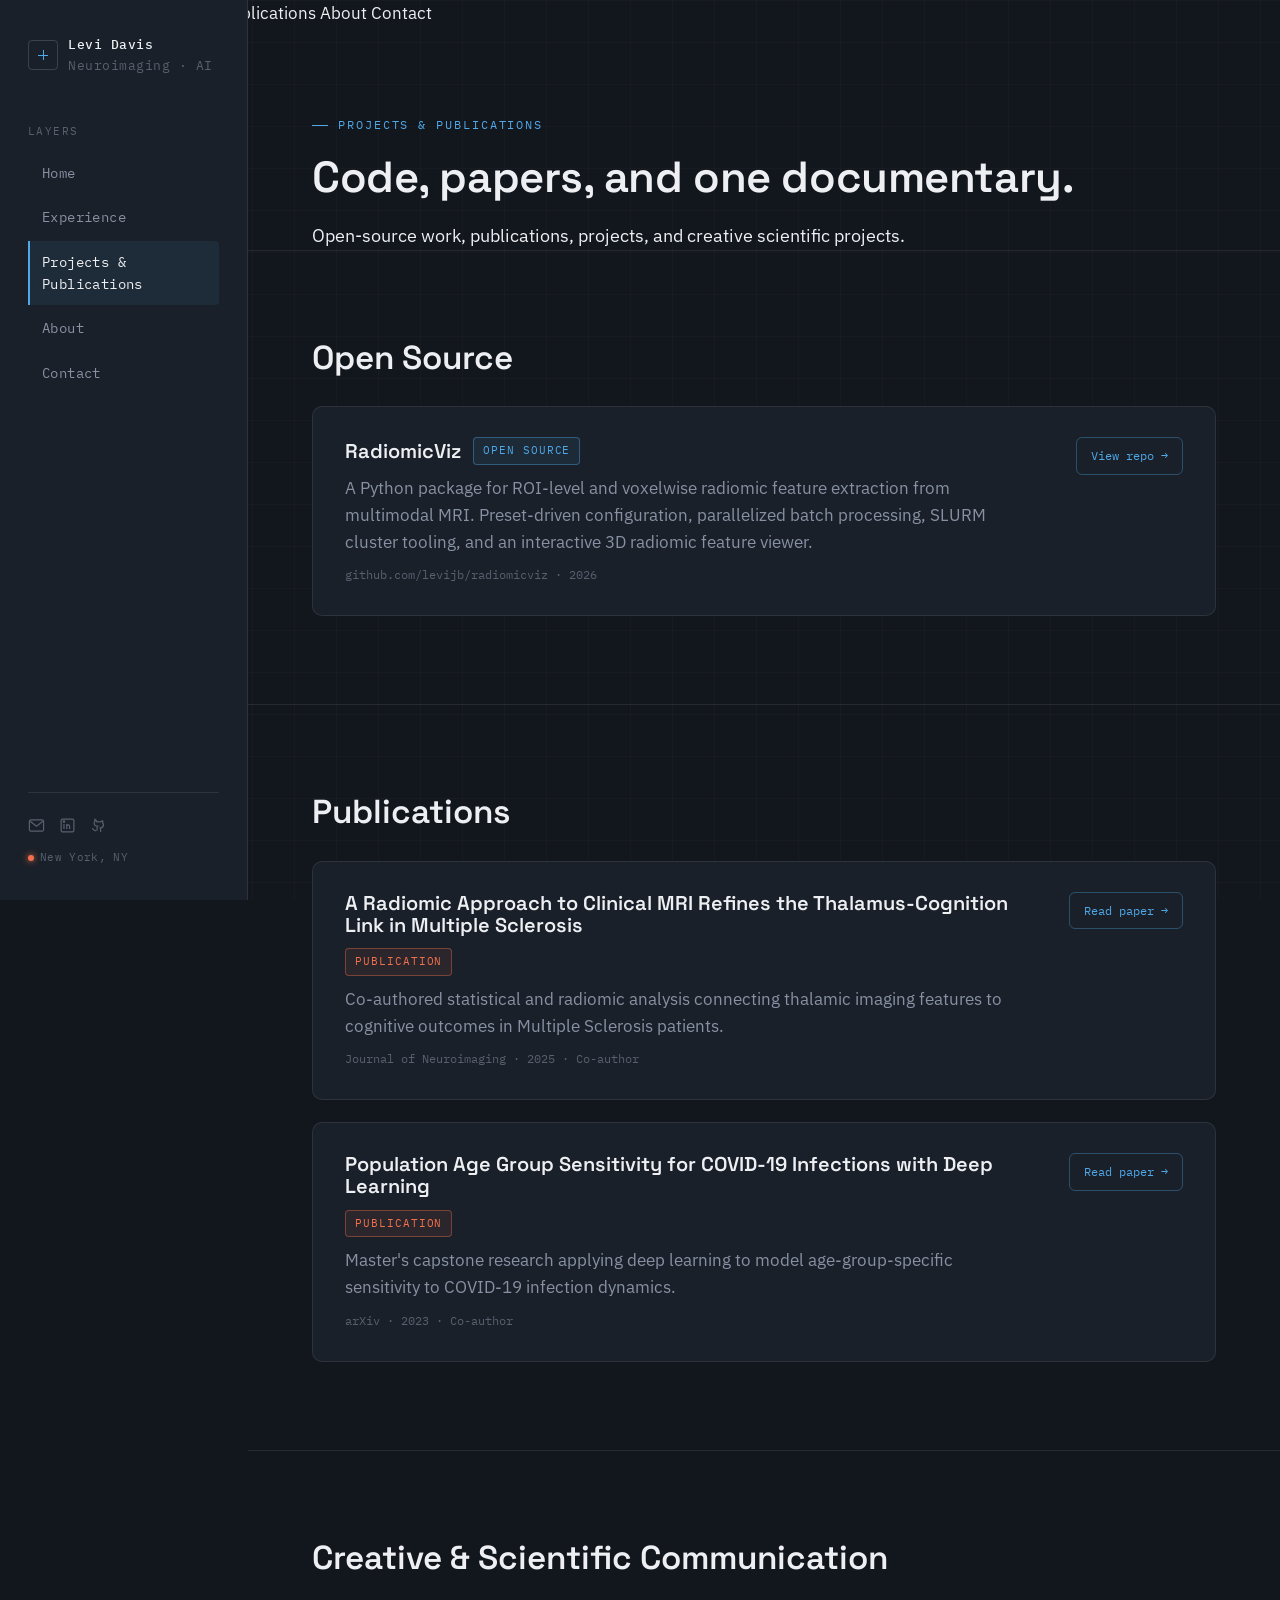
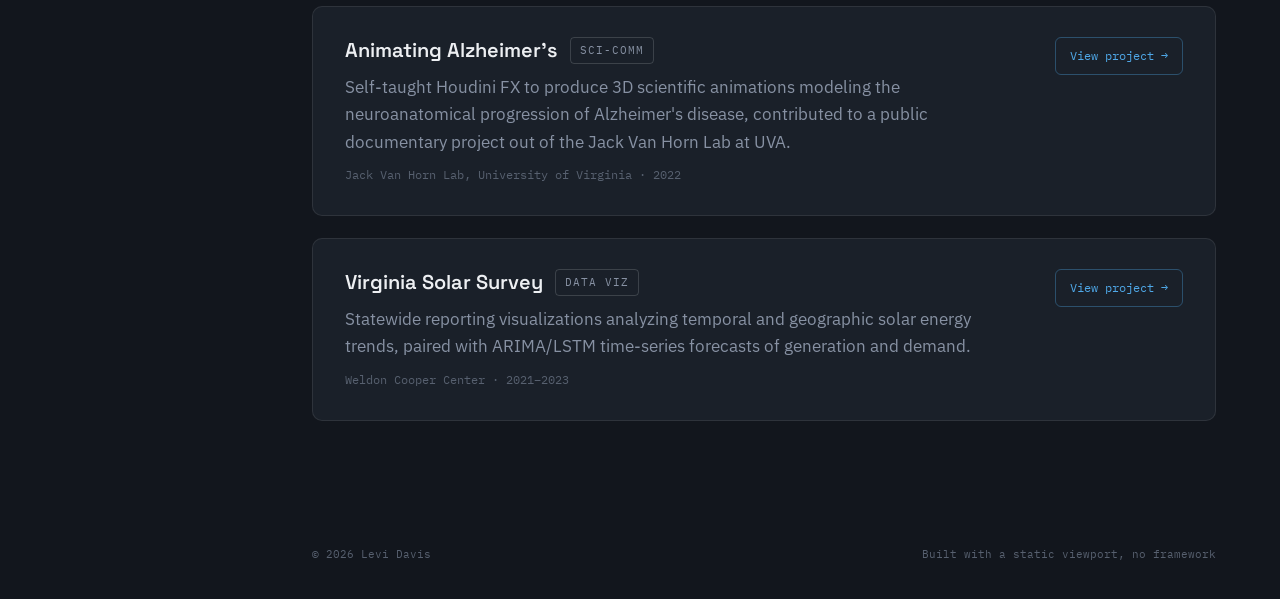
<file: projects.html>
<!DOCTYPE html>
<html lang="en">
<head>
<meta charset="UTF-8">
<meta name="viewport" content="width=device-width, initial-scale=1.0">
<title>Projects & Publications — Levi Davis</title>
<meta name="description" content="Open-source work, publications, and creative scientific projects by Levi Davis, spanning radiomics, deep learning, and 3D scientific animation.">
<link rel="preconnect" href="https://fonts.googleapis.com">
<link rel="preconnect" href="https://fonts.gstatic.com" crossorigin>
<link href="https://fonts.googleapis.com/css2?family=Space+Grotesk:wght@500;600;700&family=IBM+Plex+Sans:wght@400;500;600&family=IBM+Plex+Mono:wght@400;500&display=swap" rel="stylesheet">
<link rel="stylesheet" href="css/style.css">
</head>
<body>

<div class="topbar">
  <a href="index.html" class="mark" style="margin:0;">
    <span class="mark__glyph"></span>
    <span class="mark__text"><b>Levi Davis</b></span>
  </a>
  <button class="topbar-toggle" aria-label="Open menu">
    <svg viewBox="0 0 24 24" fill="none" stroke="currentColor" stroke-width="1.8"><line x1="3" y1="6" x2="21" y2="6"/><line x1="3" y1="12" x2="21" y2="12"/><line x1="3" y1="18" x2="21" y2="18"/></svg>
  </button>
</div>
<nav class="mobile-nav">
  <a href="index.html">Home</a>
  <a href="experience.html">Experience</a>
  <a href="projects.html" class="is-active">Projects &amp; Publications</a>
  <a href="about.html">About</a>
  <a href="contact.html">Contact</a>
</nav>

<aside class="sidebar">
  <a href="index.html" class="mark">
    <span class="mark__glyph"></span>
    <span class="mark__text"><b>Levi Davis</b><br><span>Neuroimaging · AI</span></span>
  </a>
  <div class="nav-panel-label">Layers</div>
  <nav class="sidebar-nav">
    <a href="index.html">Home</a>
    <a href="experience.html">Experience</a>
    <a href="projects.html" class="is-active">Projects &amp; Publications</a>
    <a href="about.html">About</a>
    <a href="contact.html">Contact</a>
  </nav>
  <div class="sidebar-foot">
    <div class="sidebar-socials">
      <a href="mailto:levijbdavis@gmail.com" aria-label="Email"><svg viewBox="0 0 24 24" fill="none" stroke="currentColor" stroke-width="1.7"><rect x="2" y="4" width="20" height="16" rx="2"/><path d="m3 6 9 7 9-7"/></svg></a>
      <a href="https://linkedin.com/in/levijbdavis" target="_blank" rel="noopener" aria-label="LinkedIn"><svg viewBox="0 0 24 24" fill="none" stroke="currentColor" stroke-width="1.7"><rect x="3" y="3" width="18" height="18" rx="2"/><line x1="7" y1="10" x2="7" y2="17"/><circle cx="7" cy="6.5" r="1"/><path d="M11 17v-4a2 2 0 0 1 4 0v4M11 10v7"/></svg></a>
      <a href="https://github.com/levijb" target="_blank" rel="noopener" aria-label="GitHub"><svg viewBox="0 0 24 24" fill="none" stroke="currentColor" stroke-width="1.7"><path d="M9 19c-4.3 1.4-4.3-2.5-6-3m12 5v-3.5c0-1 .1-1.4-.5-2 2-.2 4.5-1 4.5-4.5 0-1-.5-2-1-2.5.1-.5.5-1.5-.1-3 0 0-1 0-3 1.5-1.6-.5-3.4-.5-5 0C8 3 7 3 7 3c-.6 1.5-.2 2.5-.1 3-.5.5-1 1.5-1 2.5C6 12 8.5 13 10.5 13c-.3.3-.5.7-.5 1.5V19"/></svg></a>
    </div>
    <div class="sidebar-loc"><span class="dot"></span>New York, NY</div>
  </div>
</aside>

<main class="main">

  <section class="section reveal" style="padding-bottom:0;">
    <div class="section-inner">
      <div class="eyebrow">Projects &amp; Publications</div>
      <h1 style="font-size:clamp(2rem,3.4vw,2.8rem);">Code, papers, and one documentary.</h1>
      <p class="lede" style="margin-top:18px;">Open-source work, publications, projects, and creative scientific projects.</p>
    </div>
  </section>

  <!-- OPEN SOURCE -->
  <section class="section reveal">
    <div class="section-inner">
      <h2>Open Source</h2>
      <div class="proj-list">
        <div class="proj-card">
          <div>
            <div class="proj-head">
              <h3 style="margin:0;"><a href="https://github.com/levijb/radiomicviz" target="_blank" rel="noopener">RadiomicViz</a></h3>
              <span class="badge badge--cold">Open Source</span>
            </div>
            <p>A Python package for ROI-level and voxelwise radiomic feature extraction from multimodal MRI. Preset-driven configuration, parallelized batch processing, SLURM cluster tooling, and an interactive 3D radiomic feature viewer.</p>
            <div class="proj-meta">github.com/levijb/radiomicviz · 2026</div>
          </div>
          <a class="proj-link" href="https://github.com/levijb/radiomicviz" target="_blank" rel="noopener">View repo →</a>
        </div>
      </div>
    </div>
  </section>

  <!-- PUBLICATIONS -->
  <section class="section reveal">
    <div class="section-inner">
      <h2>Publications</h2>
      <div class="proj-list">
        <div class="proj-card">
          <div>
            <div class="proj-head">
              <h3 style="margin:0;">A Radiomic Approach to Clinical MRI Refines the Thalamus-Cognition Link in Multiple Sclerosis</h3>
              <span class="badge badge--hot">Publication</span>
            </div>
            <p>Co-authored statistical and radiomic analysis connecting thalamic imaging features to cognitive outcomes in Multiple Sclerosis patients.</p>
            <div class="proj-meta">Journal of Neuroimaging · 2025 · Co-author</div>
          </div>
          <a class="proj-link" href="https://doi.org/10.1111/jon.70069" target="_blank" rel="noopener">Read paper →</a>
        </div>

        <div class="proj-card">
          <div>
            <div class="proj-head">
              <h3 style="margin:0;">Population Age Group Sensitivity for COVID-19 Infections with Deep Learning</h3>
              <span class="badge badge--hot">Publication</span>
            </div>
            <p>Master's capstone research applying deep learning to model age-group-specific sensitivity to COVID-19 infection dynamics.</p>
            <div class="proj-meta">arXiv · 2023 · Co-author</div>
          </div>
          <a class="proj-link" href="https://doi.org/10.48550/arXiv.2307.00751" target="_blank" rel="noopener">Read paper →</a>
        </div>
      </div>
    </div>
  </section>

  <!-- CREATIVE / SCI-COMM -->
  <section class="section reveal">
    <div class="section-inner">
      <h2>Creative &amp; Scientific Communication</h2>
      <div class="proj-list">
        <div class="proj-card">
          <div>
            <div class="proj-head">
              <h3 style="margin:0;">Animating Alzheimer's</h3>
              <span class="badge">Sci-Comm</span>
            </div>
            <p>Self-taught Houdini FX to produce 3D scientific animations modeling the neuroanatomical progression of Alzheimer's disease, contributed to a public documentary project out of the Jack Van Horn Lab at UVA.</p>
            <div class="proj-meta">Jack Van Horn Lab, University of Virginia · 2022</div>
          </div>
          <a class="proj-link" href="https://www.animatingalzheimers.org/" target="_blank" rel="noopener">View project →</a>
        </div>

        <div class="proj-card">
          <div>
            <div class="proj-head">
              <h3 style="margin:0;">Virginia Solar Survey</h3>
              <span class="badge">Data Viz</span>
            </div>
            <p>Statewide reporting visualizations analyzing temporal and geographic solar energy trends, paired with ARIMA/LSTM time-series forecasts of generation and demand.</p>
            <div class="proj-meta">Weldon Cooper Center · 2021–2023</div>
          </div>
          <a class="proj-link" href="https://energytransition.coopercenter.org/virginia-solar-survey" target="_blank" rel="noopener">View project →</a>
        </div>
      </div>
    </div>
  </section>

  <div class="page-foot">
    <span>© 2026 Levi Davis</span>
    <span>Built with a static viewport, no framework</span>
  </div>
</main>

<script src="js/main.js"></script>
</body>
</html>
</file>
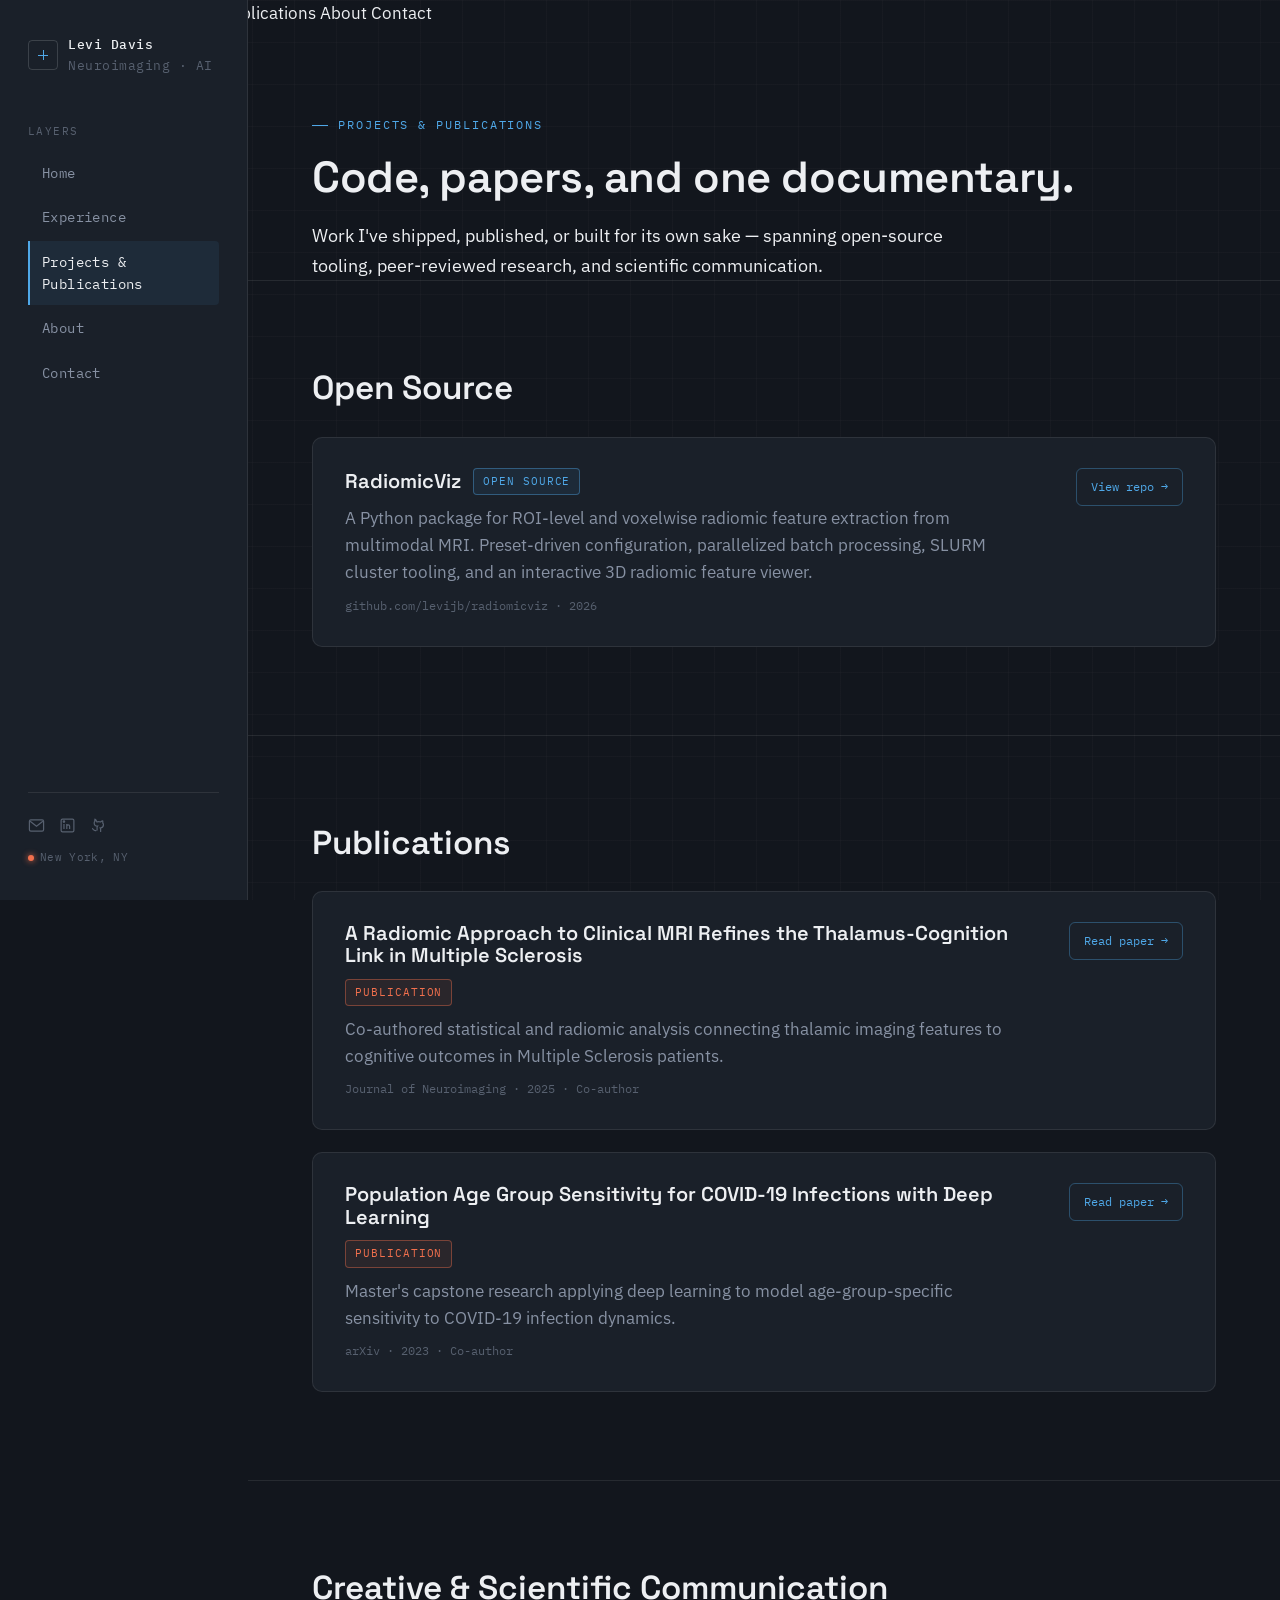
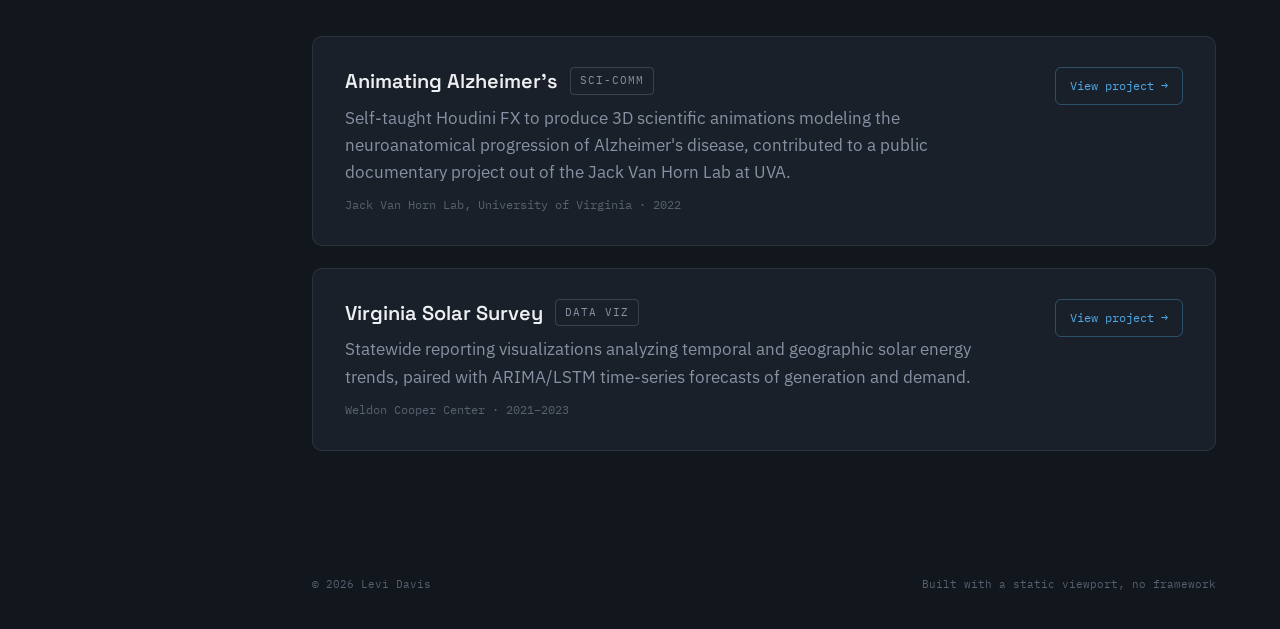
<file: levi-davis-site/projects.html>
<!DOCTYPE html>
<html lang="en">
<head>
<meta charset="UTF-8">
<meta name="viewport" content="width=device-width, initial-scale=1.0">
<title>Projects & Publications — Levi Davis</title>
<meta name="description" content="Open-source work, publications, and creative scientific projects by Levi Davis, spanning radiomics, deep learning, and 3D scientific animation.">
<link rel="preconnect" href="https://fonts.googleapis.com">
<link rel="preconnect" href="https://fonts.gstatic.com" crossorigin>
<link href="https://fonts.googleapis.com/css2?family=Space+Grotesk:wght@500;600;700&family=IBM+Plex+Sans:wght@400;500;600&family=IBM+Plex+Mono:wght@400;500&display=swap" rel="stylesheet">
<link rel="stylesheet" href="css/style.css">
</head>
<body>

<div class="topbar">
  <a href="index.html" class="mark" style="margin:0;">
    <span class="mark__glyph"></span>
    <span class="mark__text"><b>Levi Davis</b></span>
  </a>
  <button class="topbar-toggle" aria-label="Open menu">
    <svg viewBox="0 0 24 24" fill="none" stroke="currentColor" stroke-width="1.8"><line x1="3" y1="6" x2="21" y2="6"/><line x1="3" y1="12" x2="21" y2="12"/><line x1="3" y1="18" x2="21" y2="18"/></svg>
  </button>
</div>
<nav class="mobile-nav">
  <a href="index.html">Home</a>
  <a href="experience.html">Experience</a>
  <a href="projects.html" class="is-active">Projects &amp; Publications</a>
  <a href="about.html">About</a>
  <a href="contact.html">Contact</a>
</nav>

<aside class="sidebar">
  <a href="index.html" class="mark">
    <span class="mark__glyph"></span>
    <span class="mark__text"><b>Levi Davis</b><br><span>Neuroimaging · AI</span></span>
  </a>
  <div class="nav-panel-label">Layers</div>
  <nav class="sidebar-nav">
    <a href="index.html">Home</a>
    <a href="experience.html">Experience</a>
    <a href="projects.html" class="is-active">Projects &amp; Publications</a>
    <a href="about.html">About</a>
    <a href="contact.html">Contact</a>
  </nav>
  <div class="sidebar-foot">
    <div class="sidebar-socials">
      <a href="mailto:levijbdavis@gmail.com" aria-label="Email"><svg viewBox="0 0 24 24" fill="none" stroke="currentColor" stroke-width="1.7"><rect x="2" y="4" width="20" height="16" rx="2"/><path d="m3 6 9 7 9-7"/></svg></a>
      <a href="https://linkedin.com/in/levijbdavis" target="_blank" rel="noopener" aria-label="LinkedIn"><svg viewBox="0 0 24 24" fill="none" stroke="currentColor" stroke-width="1.7"><rect x="3" y="3" width="18" height="18" rx="2"/><line x1="7" y1="10" x2="7" y2="17"/><circle cx="7" cy="6.5" r="1"/><path d="M11 17v-4a2 2 0 0 1 4 0v4M11 10v7"/></svg></a>
      <a href="https://github.com/levijb" target="_blank" rel="noopener" aria-label="GitHub"><svg viewBox="0 0 24 24" fill="none" stroke="currentColor" stroke-width="1.7"><path d="M9 19c-4.3 1.4-4.3-2.5-6-3m12 5v-3.5c0-1 .1-1.4-.5-2 2-.2 4.5-1 4.5-4.5 0-1-.5-2-1-2.5.1-.5.5-1.5-.1-3 0 0-1 0-3 1.5-1.6-.5-3.4-.5-5 0C8 3 7 3 7 3c-.6 1.5-.2 2.5-.1 3-.5.5-1 1.5-1 2.5C6 12 8.5 13 10.5 13c-.3.3-.5.7-.5 1.5V19"/></svg></a>
    </div>
    <div class="sidebar-loc"><span class="dot"></span>New York, NY</div>
  </div>
</aside>

<main class="main">

  <section class="section reveal" style="padding-bottom:0;">
    <div class="section-inner">
      <div class="eyebrow">Projects &amp; Publications</div>
      <h1 style="font-size:clamp(2rem,3.4vw,2.8rem);">Code, papers, and one documentary.</h1>
      <p class="lede" style="margin-top:18px;">Work I've shipped, published, or built for its own sake — spanning open-source tooling, peer-reviewed research, and scientific communication.</p>
    </div>
  </section>

  <!-- OPEN SOURCE -->
  <section class="section reveal">
    <div class="section-inner">
      <h2>Open Source</h2>
      <div class="proj-list">
        <div class="proj-card">
          <div>
            <div class="proj-head">
              <h3 style="margin:0;"><a href="https://github.com/levijb/radiomicviz" target="_blank" rel="noopener">RadiomicViz</a></h3>
              <span class="badge badge--cold">Open Source</span>
            </div>
            <p>A Python package for ROI-level and voxelwise radiomic feature extraction from multimodal MRI. Preset-driven configuration, parallelized batch processing, SLURM cluster tooling, and an interactive 3D radiomic feature viewer.</p>
            <div class="proj-meta">github.com/levijb/radiomicviz · 2026</div>
          </div>
          <a class="proj-link" href="https://github.com/levijb/radiomicviz" target="_blank" rel="noopener">View repo →</a>
        </div>
      </div>
    </div>
  </section>

  <!-- PUBLICATIONS -->
  <section class="section reveal">
    <div class="section-inner">
      <h2>Publications</h2>
      <div class="proj-list">
        <div class="proj-card">
          <div>
            <div class="proj-head">
              <h3 style="margin:0;">A Radiomic Approach to Clinical MRI Refines the Thalamus-Cognition Link in Multiple Sclerosis</h3>
              <span class="badge badge--hot">Publication</span>
            </div>
            <p>Co-authored statistical and radiomic analysis connecting thalamic imaging features to cognitive outcomes in Multiple Sclerosis patients.</p>
            <div class="proj-meta">Journal of Neuroimaging · 2025 · Co-author</div>
          </div>
          <a class="proj-link" href="https://doi.org/10.1111/jon.70069" target="_blank" rel="noopener">Read paper →</a>
        </div>

        <div class="proj-card">
          <div>
            <div class="proj-head">
              <h3 style="margin:0;">Population Age Group Sensitivity for COVID-19 Infections with Deep Learning</h3>
              <span class="badge badge--hot">Publication</span>
            </div>
            <p>Master's capstone research applying deep learning to model age-group-specific sensitivity to COVID-19 infection dynamics.</p>
            <div class="proj-meta">arXiv · 2023 · Co-author</div>
          </div>
          <a class="proj-link" href="https://doi.org/10.48550/arXiv.2307.00751" target="_blank" rel="noopener">Read paper →</a>
        </div>
      </div>
    </div>
  </section>

  <!-- CREATIVE / SCI-COMM -->
  <section class="section reveal">
    <div class="section-inner">
      <h2>Creative &amp; Scientific Communication</h2>
      <div class="proj-list">
        <div class="proj-card">
          <div>
            <div class="proj-head">
              <h3 style="margin:0;">Animating Alzheimer's</h3>
              <span class="badge">Sci-Comm</span>
            </div>
            <p>Self-taught Houdini FX to produce 3D scientific animations modeling the neuroanatomical progression of Alzheimer's disease, contributed to a public documentary project out of the Jack Van Horn Lab at UVA.</p>
            <div class="proj-meta">Jack Van Horn Lab, University of Virginia · 2022</div>
          </div>
          <a class="proj-link" href="https://www.animatingalzheimers.org/" target="_blank" rel="noopener">View project →</a>
        </div>

        <div class="proj-card">
          <div>
            <div class="proj-head">
              <h3 style="margin:0;">Virginia Solar Survey</h3>
              <span class="badge">Data Viz</span>
            </div>
            <p>Statewide reporting visualizations analyzing temporal and geographic solar energy trends, paired with ARIMA/LSTM time-series forecasts of generation and demand.</p>
            <div class="proj-meta">Weldon Cooper Center · 2021–2023</div>
          </div>
          <a class="proj-link" href="https://energytransition.coopercenter.org/virginia-solar-survey" target="_blank" rel="noopener">View project →</a>
        </div>
      </div>
    </div>
  </section>

  <div class="page-foot">
    <span>© 2026 Levi Davis</span>
    <span>Built with a static viewport, no framework</span>
  </div>
</main>

<script src="js/main.js"></script>
</body>
</html>
</file>
<file: css/style.css>
/* =========================================================
   LEVI DAVIS — PORTFOLIO
   Design concept: the neuroimaging viewer (FSLeyes / ITK-SNAP /
   3D Slicer) — a dark viewport, a layer panel for navigation,
   coordinate-style labels, and a cold→hot statistical-map
   accent gradient standing in for a single graphic identity.
   ========================================================= */

:root {
  /* --- color: named tokens --- */
  --bg-deep: #12161d;
  --bg-panel: #1a2029;
  --bg-raised: #212836;
  --ink: #edeff2;
  --ink-muted: #8791a3;
  --ink-faint: #57606f;
  --cold: #4fa8e8;
  --cold-dim: #3a7db3;
  --hot: #f2704d;
  --line: rgba(237, 239, 242, 0.09);
  --line-strong: rgba(237, 239, 242, 0.16);

  /* --- type --- */
  --font-display: "Space Grotesk", "IBM Plex Sans", sans-serif;
  --font-body: "IBM Plex Sans", -apple-system, sans-serif;
  --font-mono: "IBM Plex Mono", ui-monospace, "SF Mono", monospace;

  /* --- layout --- */
  --sidebar-w: 248px;
  --content-max: 920px;
  --radius: 10px;
}

/* --- reset --- */
* { margin: 0; padding: 0; box-sizing: border-box; }
html { scroll-behavior: smooth; }
body {
  background: var(--bg-deep);
  color: var(--ink);
  font-family: var(--font-body);
  font-size: 16.5px;
  line-height: 1.65;
  -webkit-font-smoothing: antialiased;
}
img, svg { display: block; max-width: 100%; }
a { color: inherit; text-decoration: none; }
ul { list-style: none; }
button { font: inherit; cursor: pointer; }

/* faint viewport grid texture on the deep background */
body {
  background-image:
    linear-gradient(rgba(237, 239, 242, 0.025) 1px, transparent 1px),
    linear-gradient(90deg, rgba(237, 239, 242, 0.025) 1px, transparent 1px);
  background-size: 42px 42px;
  background-attachment: fixed;
}

::selection { background: var(--cold); color: var(--bg-deep); }

:focus-visible {
  outline: 2px solid var(--cold);
  outline-offset: 3px;
}

/* =========================================================
   SIDEBAR — the "layer panel"
   ========================================================= */

.sidebar {
  position: fixed;
  top: 0; left: 0; bottom: 0;
  width: var(--sidebar-w);
  border-right: 1px solid var(--line);
  background: var(--bg-panel);
  display: flex;
  flex-direction: column;
  padding: 34px 28px;
  z-index: 100;
}

.mark {
  display: flex;
  align-items: center;
  gap: 10px;
  font-family: var(--font-mono);
  font-size: 13px;
  color: var(--ink);
  margin-bottom: 46px;
}
.mark__glyph {
  width: 30px; height: 30px;
  border: 1px solid var(--line-strong);
  border-radius: 4px;
  display: flex; align-items: center; justify-content: center;
  position: relative;
  flex-shrink: 0;
}
.mark__glyph::before, .mark__glyph::after {
  content: "";
  position: absolute;
  background: var(--cold);
}
.mark__glyph::before { width: 10px; height: 1px; }
.mark__glyph::after { width: 1px; height: 10px; }
.mark__text { letter-spacing: 0.04em; }
.mark__text b { color: var(--ink); font-weight: 500; }
.mark__text span { color: var(--ink-faint); }

.nav-panel-label {
  font-family: var(--font-mono);
  font-size: 10.5px;
  letter-spacing: 0.14em;
  color: var(--ink-faint);
  text-transform: uppercase;
  margin-bottom: 12px;
}

.sidebar-nav { display: flex; flex-direction: column; gap: 2px; margin-bottom: auto; }
.sidebar-nav a {
  font-family: var(--font-mono);
  font-size: 13.5px;
  letter-spacing: 0.03em;
  color: var(--ink-muted);
  padding: 10px 12px;
  border-left: 2px solid transparent;
  border-radius: 0 4px 4px 0;
  transition: color 0.15s ease, background 0.15s ease, border-color 0.15s ease;
}
.sidebar-nav a:hover { color: var(--ink); background: rgba(237, 239, 242, 0.03); }
.sidebar-nav a.is-active {
  color: var(--ink);
  border-left-color: var(--cold);
  background: rgba(79, 168, 232, 0.08);
}

.sidebar-foot {
  padding-top: 24px;
  border-top: 1px solid var(--line);
  display: flex;
  flex-direction: column;
  gap: 14px;
}
.sidebar-socials { display: flex; gap: 14px; }
.sidebar-socials a {
  color: var(--ink-faint);
  transition: color 0.15s ease;
}
.sidebar-socials a:hover { color: var(--cold); }
.sidebar-socials svg { width: 17px; height: 17px; }
.sidebar-loc {
  font-family: var(--font-mono);
  font-size: 11px;
  color: var(--ink-faint);
  letter-spacing: 0.03em;
}
.sidebar-loc .dot {
  display: inline-block;
  width: 6px; height: 6px;
  border-radius: 50%;
  background: var(--hot);
  margin-right: 6px;
  box-shadow: 0 0 6px var(--hot);
}

/* mobile top bar */
.topbar {
  display: none;
  position: fixed;
  top: 0; left: 0; right: 0;
  height: 60px;
  background: var(--bg-panel);
  border-bottom: 1px solid var(--line);
  align-items: center;
  justify-content: space-between;
  padding: 0 20px;
  z-index: 200;
}
.topbar-toggle {
  background: none; border: 1px solid var(--line-strong);
  border-radius: 6px; width: 38px; height: 38px;
  display: flex; align-items: center; justify-content: center;
  color: var(--ink);
}
.topbar-toggle svg { width: 18px; height: 18px; }

/* =========================================================
   MAIN CONTENT
   ========================================================= */

.main {
  margin-left: var(--sidebar-w);
  min-height: 100vh;
  display: flex;
  flex-direction: column;
}

.section {
  padding: 88px 64px;
  border-bottom: 1px solid var(--line);
}
.section:last-of-type { border-bottom: none; }
.section-inner { max-width: var(--content-max); }

.eyebrow {
  font-family: var(--font-mono);
  font-size: 12px;
  letter-spacing: 0.16em;
  text-transform: uppercase;
  color: var(--cold);
  margin-bottom: 18px;
  display: flex;
  align-items: center;
  gap: 10px;
}
.eyebrow::before {
  content: "";
  width: 16px; height: 1px;
  background: var(--cold);
}

h1, h2, h3, h4 { font-family: var(--font-display); font-weight: 600; line-height: 1.12; }
h1 { font-size: clamp(2.4rem, 4.4vw, 3.6rem); font-weight: 600; letter-spacing: -0.01em; }
h2 { font-size: clamp(1.7rem, 2.6vw, 2.3rem); margin-bottom: 20px; }
h3 { font-size: 1.25rem; margin-bottom: 8px; }
p { color: var(--ink-muted); }
p.lede { font-size: 1.15rem; color: var(--ink); max-width: 62ch; }

.mono { font-family: var(--font-mono); }

/* buttons */
.btn {
  display: inline-flex;
  align-items: center;
  gap: 8px;
  font-family: var(--font-mono);
  font-size: 13px;
  letter-spacing: 0.02em;
  padding: 13px 22px;
  border-radius: 6px;
  border: 1px solid var(--line-strong);
  transition: border-color 0.15s ease, background 0.15s ease, transform 0.15s ease;
}
.btn--primary {
  background: var(--cold);
  color: var(--bg-deep);
  border-color: var(--cold);
  font-weight: 500;
}
.btn--primary:hover { background: #6bb8ec; transform: translateY(-1px); }
.btn--ghost { color: var(--ink); }
.btn--ghost:hover { border-color: var(--cold); color: var(--cold); }
.btn-row { display: flex; gap: 14px; flex-wrap: wrap; margin-top: 34px; }

/* cards */
.card {
  background: var(--bg-panel);
  border: 1px solid var(--line);
  border-radius: var(--radius);
  padding: 28px;
  transition: border-color 0.2s ease, transform 0.2s ease;
}
.card:hover { border-color: var(--line-strong); transform: translateY(-2px); }
.card h3 a { transition: color 0.15s ease; }
.card h3 a:hover { color: var(--cold); }

.card-grid {
  display: grid;
  grid-template-columns: repeat(3, 1fr);
  gap: 20px;
  margin-top: 40px;
}

/* badges / tags */
.badge {
  display: inline-block;
  font-family: var(--font-mono);
  font-size: 10.5px;
  letter-spacing: 0.09em;
  text-transform: uppercase;
  padding: 4px 9px;
  border-radius: 4px;
  border: 1px solid var(--line-strong);
  color: var(--ink-muted);
}
.badge--cold { border-color: rgba(79,168,232,0.4); color: var(--cold); background: rgba(79,168,232,0.08); }
.badge--hot { border-color: rgba(242,112,77,0.4); color: var(--hot); background: rgba(242,112,77,0.08); }

/* skill pills */
.pill-row { display: flex; flex-wrap: wrap; gap: 8px; }
.pill {
  font-family: var(--font-mono);
  font-size: 12px;
  color: var(--ink-muted);
  border: 1px solid var(--line);
  padding: 6px 12px;
  border-radius: 20px;
}

/* stats row */
.stats {
  display: grid;
  grid-template-columns: repeat(3, 1fr);
  gap: 24px;
  margin-top: 56px;
  padding-top: 40px;
  border-top: 1px solid var(--line);
}
.stat__num {
  font-family: var(--font-display);
  font-size: clamp(1.8rem, 3vw, 2.4rem);
  font-weight: 600;
  color: var(--ink);
  background: linear-gradient(90deg, var(--cold), var(--hot));
  -webkit-background-clip: text;
  background-clip: text;
  -webkit-text-fill-color: transparent;
}
.stat__label {
  font-family: var(--font-mono);
  font-size: 12px;
  color: var(--ink-faint);
  margin-top: 6px;
  letter-spacing: 0.02em;
}

/* timeline (experience) */
.timeline { position: relative; margin-top: 30px; }
.timeline::before {
  content: "";
  position: absolute;
  left: 108px;
  top: 6px; bottom: 6px;
  width: 1px;
  background: var(--line-strong);
}
.t-entry {
  position: relative;
  display: grid;
  grid-template-columns: 108px 1fr;
  gap: 36px;
  padding: 36px 0;
  border-bottom: 1px solid var(--line);
}
.t-entry:first-child { padding-top: 0; }
.t-entry:last-child { border-bottom: none; }
.t-date {
  font-family: var(--font-mono);
  font-size: 12px;
  color: var(--ink-faint);
  padding-top: 4px;
  text-align: right;
  position: relative;
}
.t-date::after {
  content: "";
  position: absolute;
  right: -41px; top: 8px;
  width: 9px; height: 9px;
  border-radius: 50%;
  background: var(--bg-deep);
  border: 2px solid var(--cold);
}
.t-entry.is-current .t-date::after {
  background: var(--cold);
  box-shadow: 0 0 8px var(--cold);
}
.t-role { font-family: var(--font-display); font-size: 1.2rem; font-weight: 600; color: var(--ink); }
.t-org { font-family: var(--font-mono); font-size: 12.5px; color: var(--cold); margin-top: 4px; margin-bottom: 16px; }
.t-org span { color: var(--ink-faint); }
.t-entry ul { display: flex; flex-direction: column; gap: 10px; }
.t-entry li {
  position: relative;
  padding-left: 18px;
  color: var(--ink-muted);
  font-size: 0.96rem;
}
.t-entry li::before {
  content: "";
  position: absolute; left: 0; top: 9px;
  width: 5px; height: 5px;
  background: var(--ink-faint);
  border-radius: 1px;
}

/* leadership compact list */
.compact-list { display: flex; flex-direction: column; gap: 22px; margin-top: 24px; }
.compact-item { display: flex; justify-content: space-between; gap: 20px; padding-bottom: 22px; border-bottom: 1px solid var(--line); flex-wrap: wrap; }
.compact-item:last-child { border-bottom: none; padding-bottom: 0; }
.compact-item h4 { font-family: var(--font-display); font-size: 1rem; font-weight: 600; color: var(--ink); }
.compact-item .role-org { color: var(--ink-muted); font-size: 0.92rem; margin-top: 2px; }
.compact-item .role-date { font-family: var(--font-mono); font-size: 11.5px; color: var(--ink-faint); white-space: nowrap; padding-top: 3px; }

/* skills grid */
.skills-grid { display: grid; grid-template-columns: repeat(2, 1fr); gap: 34px 48px; margin-top: 34px; }
.skills-group h4 {
  font-family: var(--font-mono);
  font-size: 11px;
  letter-spacing: 0.1em;
  text-transform: uppercase;
  color: var(--ink-faint);
  margin-bottom: 14px;
}

/* project entries */
.proj-list { display: flex; flex-direction: column; gap: 22px; margin-top: 30px; }
.proj-card {
  background: var(--bg-panel);
  border: 1px solid var(--line);
  border-radius: var(--radius);
  padding: 30px 32px;
  display: grid;
  grid-template-columns: 1fr auto;
  gap: 20px;
  align-items: start;
  transition: border-color 0.2s ease;
}
.proj-card:hover { border-color: var(--line-strong); }
.proj-head { display: flex; align-items: center; gap: 12px; margin-bottom: 10px; flex-wrap: wrap; }
.proj-card p { max-width: 66ch; }
.proj-meta { font-family: var(--font-mono); font-size: 11.5px; color: var(--ink-faint); margin-top: 10px; }
.proj-link {
  font-family: var(--font-mono);
  font-size: 12px;
  color: var(--cold);
  border: 1px solid rgba(79,168,232,0.35);
  padding: 8px 14px;
  border-radius: 6px;
  white-space: nowrap;
  transition: background 0.15s ease;
}
.proj-link:hover { background: rgba(79,168,232,0.1); }

/* contact page */
.contact-grid { display: grid; grid-template-columns: repeat(2, 1fr); gap: 18px; margin-top: 40px; }
.contact-card {
  background: var(--bg-panel);
  border: 1px solid var(--line);
  border-radius: var(--radius);
  padding: 26px 28px;
  display: flex;
  align-items: center;
  gap: 18px;
}
.contact-card__icon {
  width: 42px; height: 42px;
  border-radius: 8px;
  background: var(--bg-raised);
  border: 1px solid var(--line-strong);
  display: flex; align-items: center; justify-content: center;
  flex-shrink: 0;
  color: var(--cold);
}
.contact-card__icon svg { width: 19px; height: 19px; }
.contact-card__label { font-family: var(--font-mono); font-size: 10.5px; letter-spacing: 0.08em; text-transform: uppercase; color: var(--ink-faint); margin-bottom: 4px; }
.contact-card__value { font-size: 0.98rem; color: var(--ink); word-break: break-word; }
.contact-card:hover .contact-card__value { color: var(--cold); }

/* page footer inside main */
.page-foot {
  padding: 36px 64px;
  font-family: var(--font-mono);
  font-size: 11px;
  color: var(--ink-faint);
  display: flex;
  justify-content: space-between;
}

/* hero signature graphic — connectome / activation network */
.hero { display: grid; grid-template-columns: 1.15fr 1fr; gap: 40px; align-items: center; }
.hero-visual { position: relative; }
.hero-svg { width: 100%; height: auto; }
.hero-svg .edge {
  stroke: url(#edgeGrad);
  stroke-width: 1;
  fill: none;
  opacity: 0;
  animation: edgeIn 1.6s ease forwards;
}
.hero-svg .node {
  fill: var(--cold);
  opacity: 0.75;
  transform-box: fill-box;
  transform-origin: center;
  animation: nodePulse 4s ease-in-out infinite;
}
.hero-svg .node--hot { fill: var(--hot); }
@keyframes edgeIn { to { opacity: 0.38; } }
@keyframes nodePulse {
  0%, 100% { transform: scale(1); opacity: 0.7; }
  50% { transform: scale(1.4); opacity: 1; }
}
.hero-caption {
  margin-top: 18px;
  font-family: var(--font-mono);
  font-size: 11px;
  color: var(--ink-faint);
  text-align: center;
  letter-spacing: 0.04em;
}

@media (max-width: 980px) {
  .hero { grid-template-columns: 1fr; }
  .hero-visual { order: -1; max-width: 420px; margin: 0 auto; }
}

/* reveal-on-scroll */
.reveal { opacity: 0; transform: translateY(14px); transition: opacity 0.6s ease, transform 0.6s ease; }
.reveal.is-visible { opacity: 1; transform: translateY(0); }

@media (prefers-reduced-motion: reduce) {
  html { scroll-behavior: auto; }
  .reveal { opacity: 1; transform: none; transition: none; }
  * { animation-duration: 0.001ms !important; animation-iteration-count: 1 !important; }
}

/* =========================================================
   RESPONSIVE
   ========================================================= */

@media (max-width: 980px) {
  .card-grid { grid-template-columns: 1fr; }
  .skills-grid { grid-template-columns: 1fr; }
  .stats { grid-template-columns: 1fr; gap: 28px; }
  .contact-grid { grid-template-columns: 1fr; }
}

@media (max-width: 860px) {
  .sidebar { display: none; }
  .topbar { display: flex; }
  .main { margin-left: 0; padding-top: 60px; }
  .section { padding: 56px 24px; }
  .page-foot { padding: 28px 24px; flex-direction: column; gap: 6px; }

  .mobile-nav {
    position: fixed;
    top: 60px; left: 0; right: 0;
    background: var(--bg-panel);
    border-bottom: 1px solid var(--line);
    z-index: 199;
    max-height: 0;
    overflow: hidden;
    transition: max-height 0.25s ease;
  }
  .mobile-nav.is-open { max-height: 400px; }
  .mobile-nav a {
    display: block;
    font-family: var(--font-mono);
    font-size: 13.5px;
    padding: 16px 24px;
    border-bottom: 1px solid var(--line);
    color: var(--ink-muted);
  }
  .mobile-nav a.is-active { color: var(--cold); }

  .timeline::before { left: 64px; }
  .t-entry { grid-template-columns: 64px 1fr; gap: 20px; }
  .t-date::after { right: -25px; }
  .proj-card { grid-template-columns: 1fr; }
}

@media (max-width: 560px) {
  h1 { font-size: 2.1rem; }
  .section { padding: 48px 20px; }
  .timeline::before { left: 0; display: none; }
  .t-entry { grid-template-columns: 1fr; gap: 8px; }
  .t-date::after { display: none; }
  .t-date { text-align: left; }
}
</file>
<file: levi-davis-site/css/style.css>
/* =========================================================
   LEVI DAVIS — PORTFOLIO
   Design concept: the neuroimaging viewer (FSLeyes / ITK-SNAP /
   3D Slicer) — a dark viewport, a layer panel for navigation,
   coordinate-style labels, and a cold→hot statistical-map
   accent gradient standing in for a single graphic identity.
   ========================================================= */

:root {
  /* --- color: named tokens --- */
  --bg-deep: #12161d;
  --bg-panel: #1a2029;
  --bg-raised: #212836;
  --ink: #edeff2;
  --ink-muted: #8791a3;
  --ink-faint: #57606f;
  --cold: #4fa8e8;
  --cold-dim: #3a7db3;
  --hot: #f2704d;
  --line: rgba(237, 239, 242, 0.09);
  --line-strong: rgba(237, 239, 242, 0.16);

  /* --- type --- */
  --font-display: "Space Grotesk", "IBM Plex Sans", sans-serif;
  --font-body: "IBM Plex Sans", -apple-system, sans-serif;
  --font-mono: "IBM Plex Mono", ui-monospace, "SF Mono", monospace;

  /* --- layout --- */
  --sidebar-w: 248px;
  --content-max: 920px;
  --radius: 10px;
}

/* --- reset --- */
* { margin: 0; padding: 0; box-sizing: border-box; }
html { scroll-behavior: smooth; }
body {
  background: var(--bg-deep);
  color: var(--ink);
  font-family: var(--font-body);
  font-size: 16.5px;
  line-height: 1.65;
  -webkit-font-smoothing: antialiased;
}
img, svg { display: block; max-width: 100%; }
a { color: inherit; text-decoration: none; }
ul { list-style: none; }
button { font: inherit; cursor: pointer; }

/* faint viewport grid texture on the deep background */
body {
  background-image:
    linear-gradient(rgba(237, 239, 242, 0.025) 1px, transparent 1px),
    linear-gradient(90deg, rgba(237, 239, 242, 0.025) 1px, transparent 1px);
  background-size: 42px 42px;
  background-attachment: fixed;
}

::selection { background: var(--cold); color: var(--bg-deep); }

:focus-visible {
  outline: 2px solid var(--cold);
  outline-offset: 3px;
}

/* =========================================================
   SIDEBAR — the "layer panel"
   ========================================================= */

.sidebar {
  position: fixed;
  top: 0; left: 0; bottom: 0;
  width: var(--sidebar-w);
  border-right: 1px solid var(--line);
  background: var(--bg-panel);
  display: flex;
  flex-direction: column;
  padding: 34px 28px;
  z-index: 100;
}

.mark {
  display: flex;
  align-items: center;
  gap: 10px;
  font-family: var(--font-mono);
  font-size: 13px;
  color: var(--ink);
  margin-bottom: 46px;
}
.mark__glyph {
  width: 30px; height: 30px;
  border: 1px solid var(--line-strong);
  border-radius: 4px;
  display: flex; align-items: center; justify-content: center;
  position: relative;
  flex-shrink: 0;
}
.mark__glyph::before, .mark__glyph::after {
  content: "";
  position: absolute;
  background: var(--cold);
}
.mark__glyph::before { width: 10px; height: 1px; }
.mark__glyph::after { width: 1px; height: 10px; }
.mark__text { letter-spacing: 0.04em; }
.mark__text b { color: var(--ink); font-weight: 500; }
.mark__text span { color: var(--ink-faint); }

.nav-panel-label {
  font-family: var(--font-mono);
  font-size: 10.5px;
  letter-spacing: 0.14em;
  color: var(--ink-faint);
  text-transform: uppercase;
  margin-bottom: 12px;
}

.sidebar-nav { display: flex; flex-direction: column; gap: 2px; margin-bottom: auto; }
.sidebar-nav a {
  font-family: var(--font-mono);
  font-size: 13.5px;
  letter-spacing: 0.03em;
  color: var(--ink-muted);
  padding: 10px 12px;
  border-left: 2px solid transparent;
  border-radius: 0 4px 4px 0;
  transition: color 0.15s ease, background 0.15s ease, border-color 0.15s ease;
}
.sidebar-nav a:hover { color: var(--ink); background: rgba(237, 239, 242, 0.03); }
.sidebar-nav a.is-active {
  color: var(--ink);
  border-left-color: var(--cold);
  background: rgba(79, 168, 232, 0.08);
}

.sidebar-foot {
  padding-top: 24px;
  border-top: 1px solid var(--line);
  display: flex;
  flex-direction: column;
  gap: 14px;
}
.sidebar-socials { display: flex; gap: 14px; }
.sidebar-socials a {
  color: var(--ink-faint);
  transition: color 0.15s ease;
}
.sidebar-socials a:hover { color: var(--cold); }
.sidebar-socials svg { width: 17px; height: 17px; }
.sidebar-loc {
  font-family: var(--font-mono);
  font-size: 11px;
  color: var(--ink-faint);
  letter-spacing: 0.03em;
}
.sidebar-loc .dot {
  display: inline-block;
  width: 6px; height: 6px;
  border-radius: 50%;
  background: var(--hot);
  margin-right: 6px;
  box-shadow: 0 0 6px var(--hot);
}

/* mobile top bar */
.topbar {
  display: none;
  position: fixed;
  top: 0; left: 0; right: 0;
  height: 60px;
  background: var(--bg-panel);
  border-bottom: 1px solid var(--line);
  align-items: center;
  justify-content: space-between;
  padding: 0 20px;
  z-index: 200;
}
.topbar-toggle {
  background: none; border: 1px solid var(--line-strong);
  border-radius: 6px; width: 38px; height: 38px;
  display: flex; align-items: center; justify-content: center;
  color: var(--ink);
}
.topbar-toggle svg { width: 18px; height: 18px; }

/* =========================================================
   MAIN CONTENT
   ========================================================= */

.main {
  margin-left: var(--sidebar-w);
  min-height: 100vh;
  display: flex;
  flex-direction: column;
}

.section {
  padding: 88px 64px;
  border-bottom: 1px solid var(--line);
}
.section:last-of-type { border-bottom: none; }
.section-inner { max-width: var(--content-max); }

.eyebrow {
  font-family: var(--font-mono);
  font-size: 12px;
  letter-spacing: 0.16em;
  text-transform: uppercase;
  color: var(--cold);
  margin-bottom: 18px;
  display: flex;
  align-items: center;
  gap: 10px;
}
.eyebrow::before {
  content: "";
  width: 16px; height: 1px;
  background: var(--cold);
}

h1, h2, h3, h4 { font-family: var(--font-display); font-weight: 600; line-height: 1.12; }
h1 { font-size: clamp(2.4rem, 4.4vw, 3.6rem); font-weight: 600; letter-spacing: -0.01em; }
h2 { font-size: clamp(1.7rem, 2.6vw, 2.3rem); margin-bottom: 20px; }
h3 { font-size: 1.25rem; margin-bottom: 8px; }
p { color: var(--ink-muted); }
p.lede { font-size: 1.15rem; color: var(--ink); max-width: 62ch; }

.mono { font-family: var(--font-mono); }

/* buttons */
.btn {
  display: inline-flex;
  align-items: center;
  gap: 8px;
  font-family: var(--font-mono);
  font-size: 13px;
  letter-spacing: 0.02em;
  padding: 13px 22px;
  border-radius: 6px;
  border: 1px solid var(--line-strong);
  transition: border-color 0.15s ease, background 0.15s ease, transform 0.15s ease;
}
.btn--primary {
  background: var(--cold);
  color: var(--bg-deep);
  border-color: var(--cold);
  font-weight: 500;
}
.btn--primary:hover { background: #6bb8ec; transform: translateY(-1px); }
.btn--ghost { color: var(--ink); }
.btn--ghost:hover { border-color: var(--cold); color: var(--cold); }
.btn-row { display: flex; gap: 14px; flex-wrap: wrap; margin-top: 34px; }

/* cards */
.card {
  background: var(--bg-panel);
  border: 1px solid var(--line);
  border-radius: var(--radius);
  padding: 28px;
  transition: border-color 0.2s ease, transform 0.2s ease;
}
.card:hover { border-color: var(--line-strong); transform: translateY(-2px); }
.card h3 a { transition: color 0.15s ease; }
.card h3 a:hover { color: var(--cold); }

.card-grid {
  display: grid;
  grid-template-columns: repeat(3, 1fr);
  gap: 20px;
  margin-top: 40px;
}

/* badges / tags */
.badge {
  display: inline-block;
  font-family: var(--font-mono);
  font-size: 10.5px;
  letter-spacing: 0.09em;
  text-transform: uppercase;
  padding: 4px 9px;
  border-radius: 4px;
  border: 1px solid var(--line-strong);
  color: var(--ink-muted);
}
.badge--cold { border-color: rgba(79,168,232,0.4); color: var(--cold); background: rgba(79,168,232,0.08); }
.badge--hot { border-color: rgba(242,112,77,0.4); color: var(--hot); background: rgba(242,112,77,0.08); }

/* skill pills */
.pill-row { display: flex; flex-wrap: wrap; gap: 8px; }
.pill {
  font-family: var(--font-mono);
  font-size: 12px;
  color: var(--ink-muted);
  border: 1px solid var(--line);
  padding: 6px 12px;
  border-radius: 20px;
}

/* stats row */
.stats {
  display: grid;
  grid-template-columns: repeat(3, 1fr);
  gap: 24px;
  margin-top: 56px;
  padding-top: 40px;
  border-top: 1px solid var(--line);
}
.stat__num {
  font-family: var(--font-display);
  font-size: clamp(1.8rem, 3vw, 2.4rem);
  font-weight: 600;
  color: var(--ink);
  background: linear-gradient(90deg, var(--cold), var(--hot));
  -webkit-background-clip: text;
  background-clip: text;
  -webkit-text-fill-color: transparent;
}
.stat__label {
  font-family: var(--font-mono);
  font-size: 12px;
  color: var(--ink-faint);
  margin-top: 6px;
  letter-spacing: 0.02em;
}

/* timeline (experience) */
.timeline { position: relative; margin-top: 30px; }
.timeline::before {
  content: "";
  position: absolute;
  left: 108px;
  top: 6px; bottom: 6px;
  width: 1px;
  background: var(--line-strong);
}
.t-entry {
  position: relative;
  display: grid;
  grid-template-columns: 108px 1fr;
  gap: 36px;
  padding: 36px 0;
  border-bottom: 1px solid var(--line);
}
.t-entry:first-child { padding-top: 0; }
.t-entry:last-child { border-bottom: none; }
.t-date {
  font-family: var(--font-mono);
  font-size: 12px;
  color: var(--ink-faint);
  padding-top: 4px;
  text-align: right;
  position: relative;
}
.t-date::after {
  content: "";
  position: absolute;
  right: -41px; top: 8px;
  width: 9px; height: 9px;
  border-radius: 50%;
  background: var(--bg-deep);
  border: 2px solid var(--cold);
}
.t-entry.is-current .t-date::after {
  background: var(--cold);
  box-shadow: 0 0 8px var(--cold);
}
.t-role { font-family: var(--font-display); font-size: 1.2rem; font-weight: 600; color: var(--ink); }
.t-org { font-family: var(--font-mono); font-size: 12.5px; color: var(--cold); margin-top: 4px; margin-bottom: 16px; }
.t-org span { color: var(--ink-faint); }
.t-entry ul { display: flex; flex-direction: column; gap: 10px; }
.t-entry li {
  position: relative;
  padding-left: 18px;
  color: var(--ink-muted);
  font-size: 0.96rem;
}
.t-entry li::before {
  content: "";
  position: absolute; left: 0; top: 9px;
  width: 5px; height: 5px;
  background: var(--ink-faint);
  border-radius: 1px;
}

/* leadership compact list */
.compact-list { display: flex; flex-direction: column; gap: 22px; margin-top: 24px; }
.compact-item { display: flex; justify-content: space-between; gap: 20px; padding-bottom: 22px; border-bottom: 1px solid var(--line); flex-wrap: wrap; }
.compact-item:last-child { border-bottom: none; padding-bottom: 0; }
.compact-item h4 { font-family: var(--font-display); font-size: 1rem; font-weight: 600; color: var(--ink); }
.compact-item .role-org { color: var(--ink-muted); font-size: 0.92rem; margin-top: 2px; }
.compact-item .role-date { font-family: var(--font-mono); font-size: 11.5px; color: var(--ink-faint); white-space: nowrap; padding-top: 3px; }

/* skills grid */
.skills-grid { display: grid; grid-template-columns: repeat(2, 1fr); gap: 34px 48px; margin-top: 34px; }
.skills-group h4 {
  font-family: var(--font-mono);
  font-size: 11px;
  letter-spacing: 0.1em;
  text-transform: uppercase;
  color: var(--ink-faint);
  margin-bottom: 14px;
}

/* project entries */
.proj-list { display: flex; flex-direction: column; gap: 22px; margin-top: 30px; }
.proj-card {
  background: var(--bg-panel);
  border: 1px solid var(--line);
  border-radius: var(--radius);
  padding: 30px 32px;
  display: grid;
  grid-template-columns: 1fr auto;
  gap: 20px;
  align-items: start;
  transition: border-color 0.2s ease;
}
.proj-card:hover { border-color: var(--line-strong); }
.proj-head { display: flex; align-items: center; gap: 12px; margin-bottom: 10px; flex-wrap: wrap; }
.proj-card p { max-width: 66ch; }
.proj-meta { font-family: var(--font-mono); font-size: 11.5px; color: var(--ink-faint); margin-top: 10px; }
.proj-link {
  font-family: var(--font-mono);
  font-size: 12px;
  color: var(--cold);
  border: 1px solid rgba(79,168,232,0.35);
  padding: 8px 14px;
  border-radius: 6px;
  white-space: nowrap;
  transition: background 0.15s ease;
}
.proj-link:hover { background: rgba(79,168,232,0.1); }

/* contact page */
.contact-grid { display: grid; grid-template-columns: repeat(2, 1fr); gap: 18px; margin-top: 40px; }
.contact-card {
  background: var(--bg-panel);
  border: 1px solid var(--line);
  border-radius: var(--radius);
  padding: 26px 28px;
  display: flex;
  align-items: center;
  gap: 18px;
}
.contact-card__icon {
  width: 42px; height: 42px;
  border-radius: 8px;
  background: var(--bg-raised);
  border: 1px solid var(--line-strong);
  display: flex; align-items: center; justify-content: center;
  flex-shrink: 0;
  color: var(--cold);
}
.contact-card__icon svg { width: 19px; height: 19px; }
.contact-card__label { font-family: var(--font-mono); font-size: 10.5px; letter-spacing: 0.08em; text-transform: uppercase; color: var(--ink-faint); margin-bottom: 4px; }
.contact-card__value { font-size: 0.98rem; color: var(--ink); word-break: break-word; }
.contact-card:hover .contact-card__value { color: var(--cold); }

/* page footer inside main */
.page-foot {
  padding: 36px 64px;
  font-family: var(--font-mono);
  font-size: 11px;
  color: var(--ink-faint);
  display: flex;
  justify-content: space-between;
}

/* hero signature graphic — connectome / activation network */
.hero { display: grid; grid-template-columns: 1.15fr 1fr; gap: 40px; align-items: center; }
.hero-visual { position: relative; }
.hero-svg { width: 100%; height: auto; }
.hero-svg .edge {
  stroke: url(#edgeGrad);
  stroke-width: 1;
  fill: none;
  opacity: 0;
  animation: edgeIn 1.6s ease forwards;
}
.hero-svg .node {
  fill: var(--cold);
  opacity: 0.75;
  transform-box: fill-box;
  transform-origin: center;
  animation: nodePulse 4s ease-in-out infinite;
}
.hero-svg .node--hot { fill: var(--hot); }
@keyframes edgeIn { to { opacity: 0.38; } }
@keyframes nodePulse {
  0%, 100% { transform: scale(1); opacity: 0.7; }
  50% { transform: scale(1.4); opacity: 1; }
}
.hero-caption {
  margin-top: 18px;
  font-family: var(--font-mono);
  font-size: 11px;
  color: var(--ink-faint);
  text-align: center;
  letter-spacing: 0.04em;
}

@media (max-width: 980px) {
  .hero { grid-template-columns: 1fr; }
  .hero-visual { order: -1; max-width: 420px; margin: 0 auto; }
}

/* reveal-on-scroll */
.reveal { opacity: 0; transform: translateY(14px); transition: opacity 0.6s ease, transform 0.6s ease; }
.reveal.is-visible { opacity: 1; transform: translateY(0); }

@media (prefers-reduced-motion: reduce) {
  html { scroll-behavior: auto; }
  .reveal { opacity: 1; transform: none; transition: none; }
  * { animation-duration: 0.001ms !important; animation-iteration-count: 1 !important; }
}

/* =========================================================
   RESPONSIVE
   ========================================================= */

@media (max-width: 980px) {
  .card-grid { grid-template-columns: 1fr; }
  .skills-grid { grid-template-columns: 1fr; }
  .stats { grid-template-columns: 1fr; gap: 28px; }
  .contact-grid { grid-template-columns: 1fr; }
}

@media (max-width: 860px) {
  .sidebar { display: none; }
  .topbar { display: flex; }
  .main { margin-left: 0; padding-top: 60px; }
  .section { padding: 56px 24px; }
  .page-foot { padding: 28px 24px; flex-direction: column; gap: 6px; }

  .mobile-nav {
    position: fixed;
    top: 60px; left: 0; right: 0;
    background: var(--bg-panel);
    border-bottom: 1px solid var(--line);
    z-index: 199;
    max-height: 0;
    overflow: hidden;
    transition: max-height 0.25s ease;
  }
  .mobile-nav.is-open { max-height: 400px; }
  .mobile-nav a {
    display: block;
    font-family: var(--font-mono);
    font-size: 13.5px;
    padding: 16px 24px;
    border-bottom: 1px solid var(--line);
    color: var(--ink-muted);
  }
  .mobile-nav a.is-active { color: var(--cold); }

  .timeline::before { left: 64px; }
  .t-entry { grid-template-columns: 64px 1fr; gap: 20px; }
  .t-date::after { right: -25px; }
  .proj-card { grid-template-columns: 1fr; }
}

@media (max-width: 560px) {
  h1 { font-size: 2.1rem; }
  .section { padding: 48px 20px; }
  .timeline::before { left: 0; display: none; }
  .t-entry { grid-template-columns: 1fr; gap: 8px; }
  .t-date::after { display: none; }
  .t-date { text-align: left; }
}
</file>
